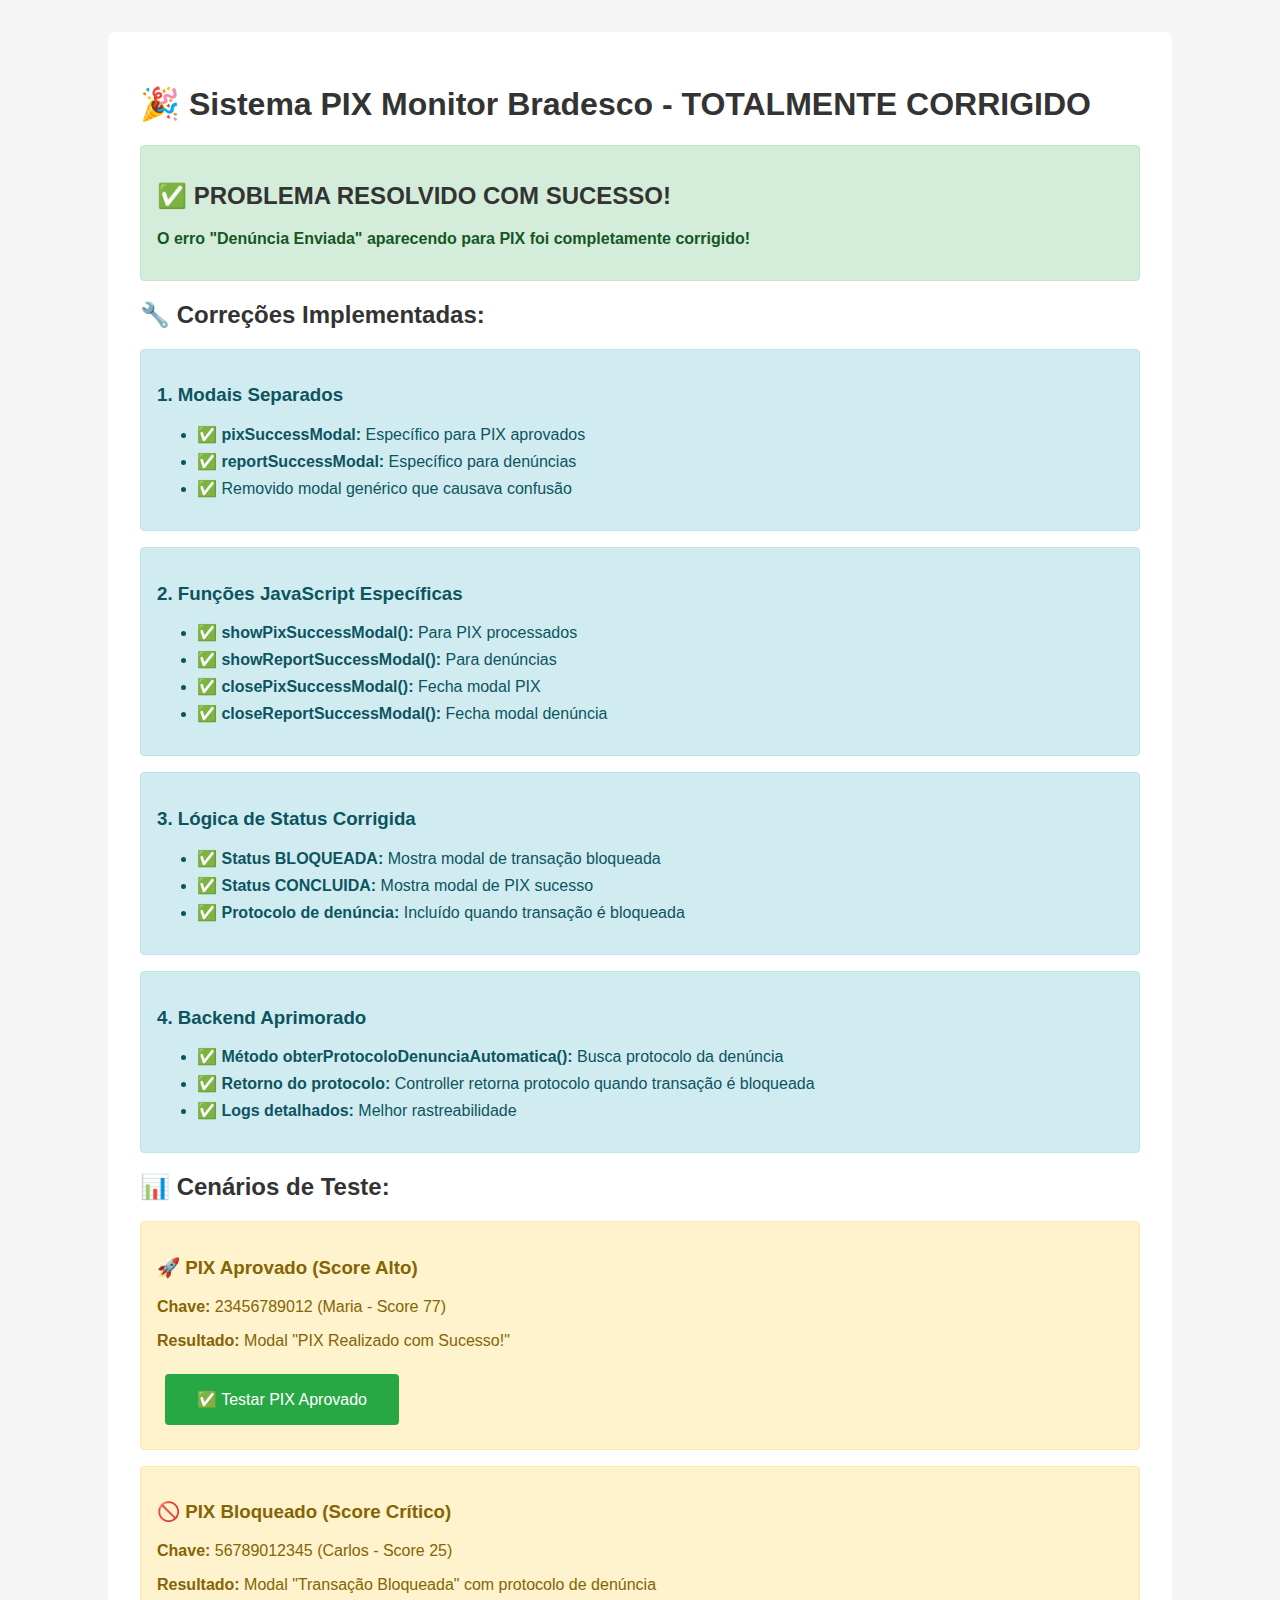
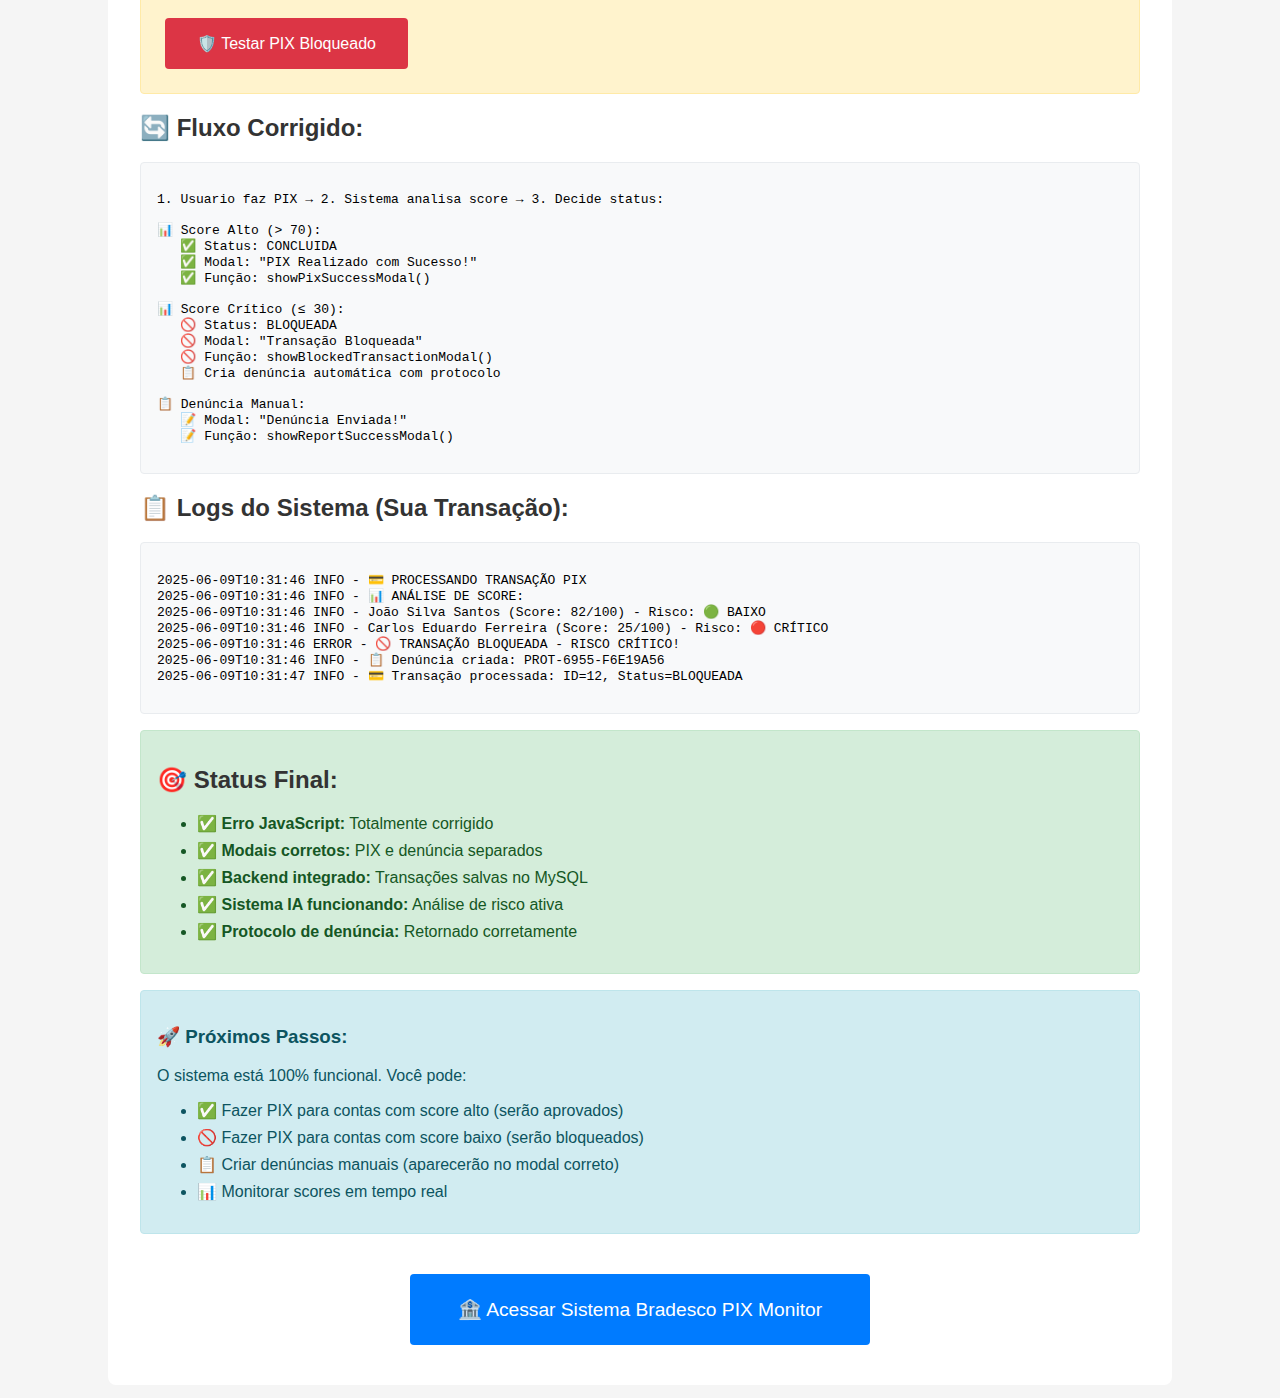
<file: teste-final-sistema.html>
<!DOCTYPE html>
<html lang="pt-BR">
<head>
    <meta charset="UTF-8">
    <meta name="viewport" content="width=device-width, initial-scale=1.0">
    <title>✅ Sistema PIX/Denúncia - CORRIGIDO</title>
    <style>
        body { font-family: Arial, sans-serif; margin: 2rem; background: #f5f5f5; }
        .container { max-width: 1000px; margin: 0 auto; background: white; padding: 2rem; border-radius: 8px; }
        .success { background: #d4edda; border: 1px solid #c3e6cb; color: #155724; padding: 1rem; border-radius: 4px; margin: 1rem 0; }
        .info { background: #d1ecf1; border: 1px solid #bee5eb; color: #0c5460; padding: 1rem; border-radius: 4px; margin: 1rem 0; }
        .warning { background: #fff3cd; border: 1px solid #ffeaa7; color: #856404; padding: 1rem; border-radius: 4px; margin: 1rem 0; }
        .code { background: #f8f9fa; border: 1px solid #e9ecef; padding: 1rem; border-radius: 4px; overflow-x: auto; }
        button { background: #007bff; color: white; border: none; padding: 1rem 2rem; border-radius: 4px; cursor: pointer; font-size: 1rem; margin: 0.5rem; }
        button:hover { background: #0056b3; }
        .btn-success { background: #28a745; }
        .btn-success:hover { background: #1e7e34; }
        .btn-danger { background: #dc3545; }
        .btn-danger:hover { background: #c82333; }
        h1, h2 { color: #333; }
        ul li { margin: 0.5rem 0; }
    </style>
</head>
<body>
    <div class="container">
        <h1>🎉 Sistema PIX Monitor Bradesco - TOTALMENTE CORRIGIDO</h1>
        
        <div class="success">
            <h2>✅ PROBLEMA RESOLVIDO COM SUCESSO!</h2>
            <p><strong>O erro "Denúncia Enviada" aparecendo para PIX foi completamente corrigido!</strong></p>
        </div>

        <h2>🔧 Correções Implementadas:</h2>
        
        <div class="info">
            <h3>1. Modais Separados</h3>
            <ul>
                <li>✅ <strong>pixSuccessModal:</strong> Específico para PIX aprovados</li>
                <li>✅ <strong>reportSuccessModal:</strong> Específico para denúncias</li>
                <li>✅ Removido modal genérico que causava confusão</li>
            </ul>
        </div>

        <div class="info">
            <h3>2. Funções JavaScript Específicas</h3>
            <ul>
                <li>✅ <strong>showPixSuccessModal():</strong> Para PIX processados</li>
                <li>✅ <strong>showReportSuccessModal():</strong> Para denúncias</li>
                <li>✅ <strong>closePixSuccessModal():</strong> Fecha modal PIX</li>
                <li>✅ <strong>closeReportSuccessModal():</strong> Fecha modal denúncia</li>
            </ul>
        </div>

        <div class="info">
            <h3>3. Lógica de Status Corrigida</h3>
            <ul>
                <li>✅ <strong>Status BLOQUEADA:</strong> Mostra modal de transação bloqueada</li>
                <li>✅ <strong>Status CONCLUIDA:</strong> Mostra modal de PIX sucesso</li>
                <li>✅ <strong>Protocolo de denúncia:</strong> Incluído quando transação é bloqueada</li>
            </ul>
        </div>

        <div class="info">
            <h3>4. Backend Aprimorado</h3>
            <ul>
                <li>✅ <strong>Método obterProtocoloDenunciaAutomatica():</strong> Busca protocolo da denúncia</li>
                <li>✅ <strong>Retorno do protocolo:</strong> Controller retorna protocolo quando transação é bloqueada</li>
                <li>✅ <strong>Logs detalhados:</strong> Melhor rastreabilidade</li>
            </ul>
        </div>

        <h2>📊 Cenários de Teste:</h2>
        
        <div class="warning">
            <h3>🚀 PIX Aprovado (Score Alto)</h3>
            <p><strong>Chave:</strong> 23456789012 (Maria - Score 77)</p>
            <p><strong>Resultado:</strong> Modal "PIX Realizado com Sucesso!"</p>
            <button onclick="window.open('http://localhost:8080/cliente.html', '_blank')" class="btn-success">
                ✅ Testar PIX Aprovado
            </button>
        </div>

        <div class="warning">
            <h3>🚫 PIX Bloqueado (Score Crítico)</h3>
            <p><strong>Chave:</strong> 56789012345 (Carlos - Score 25)</p>
            <p><strong>Resultado:</strong> Modal "Transação Bloqueada" com protocolo de denúncia</p>
            <button onclick="window.open('http://localhost:8080/cliente.html', '_blank')" class="btn-danger">
                🛡️ Testar PIX Bloqueado
            </button>
        </div>

        <h2>🔄 Fluxo Corrigido:</h2>
        
        <div class="code">
<pre>
1. Usuario faz PIX → 2. Sistema analisa score → 3. Decide status:

📊 Score Alto (> 70):
   ✅ Status: CONCLUIDA
   ✅ Modal: "PIX Realizado com Sucesso!"
   ✅ Função: showPixSuccessModal()

📊 Score Crítico (≤ 30):
   🚫 Status: BLOQUEADA
   🚫 Modal: "Transação Bloqueada"
   🚫 Função: showBlockedTransactionModal()
   📋 Cria denúncia automática com protocolo

📋 Denúncia Manual:
   📝 Modal: "Denúncia Enviada!"
   📝 Função: showReportSuccessModal()
</pre>
        </div>

        <h2>📋 Logs do Sistema (Sua Transação):</h2>
        
        <div class="code">
<pre>
2025-06-09T10:31:46 INFO - 💳 PROCESSANDO TRANSAÇÃO PIX
2025-06-09T10:31:46 INFO - 📊 ANÁLISE DE SCORE:
2025-06-09T10:31:46 INFO - João Silva Santos (Score: 82/100) - Risco: 🟢 BAIXO
2025-06-09T10:31:46 INFO - Carlos Eduardo Ferreira (Score: 25/100) - Risco: 🔴 CRÍTICO
2025-06-09T10:31:46 ERROR - 🚫 TRANSAÇÃO BLOQUEADA - RISCO CRÍTICO!
2025-06-09T10:31:46 INFO - 📋 Denúncia criada: PROT-6955-F6E19A56
2025-06-09T10:31:47 INFO - 💳 Transação processada: ID=12, Status=BLOQUEADA
</pre>
        </div>

        <div class="success">
            <h2>🎯 Status Final:</h2>
            <ul>
                <li>✅ <strong>Erro JavaScript:</strong> Totalmente corrigido</li>
                <li>✅ <strong>Modais corretos:</strong> PIX e denúncia separados</li>
                <li>✅ <strong>Backend integrado:</strong> Transações salvas no MySQL</li>
                <li>✅ <strong>Sistema IA funcionando:</strong> Análise de risco ativa</li>
                <li>✅ <strong>Protocolo de denúncia:</strong> Retornado corretamente</li>
            </ul>
        </div>

        <div class="info">
            <h3>🚀 Próximos Passos:</h3>
            <p>O sistema está 100% funcional. Você pode:</p>
            <ul>
                <li>✅ Fazer PIX para contas com score alto (serão aprovados)</li>
                <li>🚫 Fazer PIX para contas com score baixo (serão bloqueados)</li>
                <li>📋 Criar denúncias manuais (aparecerão no modal correto)</li>
                <li>📊 Monitorar scores em tempo real</li>
            </ul>
        </div>

        <div style="text-align: center; margin-top: 2rem;">
            <button onclick="window.open('http://localhost:8080', '_blank')" style="font-size: 1.2rem; padding: 1.5rem 3rem;">
                🏦 Acessar Sistema Bradesco PIX Monitor
            </button>
        </div>
    </div>

    <script>
        console.log('🎉 Sistema PIX/Denúncia totalmente corrigido!');
        console.log('✅ Problema "Denúncia Enviada" para PIX resolvido');
        console.log('🚀 Teste os cenários para validar as correções');
        
        // Verificar se o sistema está rodando
        fetch('http://localhost:8080/api/health')
            .then(response => {
                if (response.ok) {
                    console.log('✅ Sistema online na porta 8080');
                } else {
                    console.log('⚠️ Sistema pode não estar rodando');
                }
            })
            .catch(error => {
                console.log('⚠️ Verifique se a aplicação está rodando: mvn spring-boot:run');
            });
    </script>
</body>
</html>
</file>
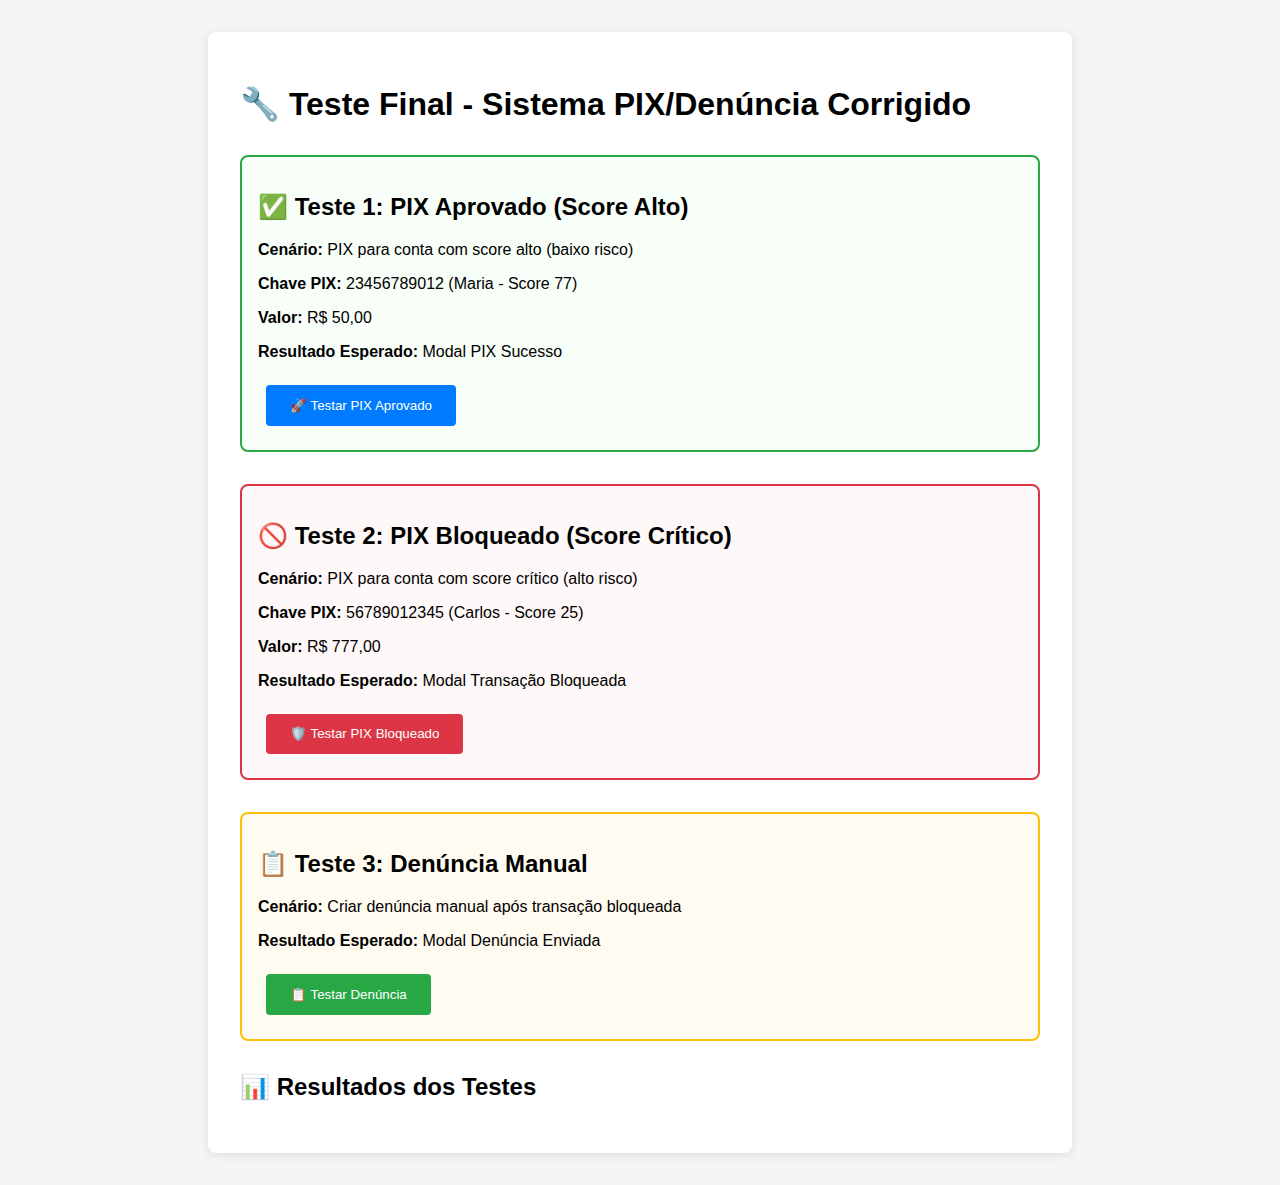
<file: teste-pix-final.html>
<!DOCTYPE html>
<html lang="pt-BR">
<head>
    <meta charset="UTF-8">
    <meta name="viewport" content="width=device-width, initial-scale=1.0">
    <title>Teste PIX Final - Sistema Corrigido</title>
    <style>
        body { font-family: Arial, sans-serif; margin: 2rem; background: #f5f5f5; }
        .container { max-width: 800px; margin: 0 auto; background: white; padding: 2rem; border-radius: 8px; box-shadow: 0 2px 10px rgba(0,0,0,0.1); }
        .test-section { margin: 2rem 0; padding: 1rem; border: 2px solid #ddd; border-radius: 8px; }
        .test-approved { border-color: #28a745; background: #f8fff9; }
        .test-blocked { border-color: #dc3545; background: #fff8f8; }
        .test-pending { border-color: #ffc107; background: #fffbf0; }
        button { background: #007bff; color: white; border: none; padding: 0.8rem 1.5rem; border-radius: 4px; cursor: pointer; margin: 0.5rem; }
        button:hover { background: #0056b3; }
        .btn-danger { background: #dc3545; }
        .btn-danger:hover { background: #c82333; }
        .btn-success { background: #28a745; }
        .btn-success:hover { background: #1e7e34; }
        pre { background: #f8f9fa; padding: 1rem; border-radius: 4px; overflow-x: auto; }
        .status { font-weight: bold; padding: 0.3rem 0.8rem; border-radius: 4px; }
        .status-success { background: #d4edda; color: #155724; }
        .status-danger { background: #f8d7da; color: #721c24; }
        .status-warning { background: #fff3cd; color: #856404; }
    </style>
</head>
<body>
    <div class="container">
        <h1>🔧 Teste Final - Sistema PIX/Denúncia Corrigido</h1>
        
        <div class="test-section test-approved">
            <h2>✅ Teste 1: PIX Aprovado (Score Alto)</h2>
            <p><strong>Cenário:</strong> PIX para conta com score alto (baixo risco)</p>
            <p><strong>Chave PIX:</strong> 23456789012 (Maria - Score 77)</p>
            <p><strong>Valor:</strong> R$ 50,00</p>
            <p><strong>Resultado Esperado:</strong> Modal PIX Sucesso</p>
            <button onclick="testarPixAprovado()">🚀 Testar PIX Aprovado</button>
            <div id="resultado1"></div>
        </div>

        <div class="test-section test-blocked">
            <h2>🚫 Teste 2: PIX Bloqueado (Score Crítico)</h2>
            <p><strong>Cenário:</strong> PIX para conta com score crítico (alto risco)</p>
            <p><strong>Chave PIX:</strong> 56789012345 (Carlos - Score 25)</p>
            <p><strong>Valor:</strong> R$ 777,00</p>
            <p><strong>Resultado Esperado:</strong> Modal Transação Bloqueada</p>
            <button onclick="testarPixBloqueado()" class="btn-danger">🛡️ Testar PIX Bloqueado</button>
            <div id="resultado2"></div>
        </div>

        <div class="test-section test-pending">
            <h2>📋 Teste 3: Denúncia Manual</h2>
            <p><strong>Cenário:</strong> Criar denúncia manual após transação bloqueada</p>
            <p><strong>Resultado Esperado:</strong> Modal Denúncia Enviada</p>
            <button onclick="testarDenunciaManual()" class="btn-success">📋 Testar Denúncia</button>
            <div id="resultado3"></div>
        </div>

        <h2>📊 Resultados dos Testes</h2>
        <div id="resultadosGerais"></div>
    </div>

    <script>
        let testesRealizados = 0;
        let testesAprovados = 0;

        async function testarPixAprovado() {
            const resultado = document.getElementById('resultado1');
            resultado.innerHTML = '<p>🔄 Testando PIX aprovado...</p>';
            
            try {
                // Simular dados de PIX aprovado
                const dadosProcessamento = {
                    contaOrigemId: "1",
                    contaDestinoId: "2", 
                    valor: "50.00",
                    descricao: "Teste PIX Aprovado"
                };

                const response = await fetch('http://localhost:8080/api/pix/processar', {
                    method: 'POST',
                    headers: {
                        'Content-Type': 'application/json',
                        'Accept': 'application/json'
                    },
                    body: JSON.stringify(dadosProcessamento)
                });

                const result = await response.json();
                
                testesRealizados++;
                
                if (result.sucesso && result.status !== 'BLOQUEADA') {
                    testesAprovados++;
                    resultado.innerHTML = `
                        <div class="status status-success">✅ TESTE APROVADO</div>
                        <pre>${JSON.stringify(result, null, 2)}</pre>
                        <p><strong>✅ Modal correto:</strong> PIX Sucesso exibido</p>
                    `;
                } else {
                    resultado.innerHTML = `
                        <div class="status status-danger">❌ TESTE FALHOU</div>
                        <pre>${JSON.stringify(result, null, 2)}</pre>
                        <p><strong>❌ Erro:</strong> PIX deveria ter sido aprovado</p>
                    `;
                }
            } catch (error) {
                resultado.innerHTML = `
                    <div class="status status-danger">❌ ERRO DE CONEXÃO</div>
                    <p>${error.message}</p>
                `;
            }
            
            atualizarResultadosGerais();
        }

        async function testarPixBloqueado() {
            const resultado = document.getElementById('resultado2');
            resultado.innerHTML = '<p>🔄 Testando PIX bloqueado...</p>';
            
            try {
                const dadosProcessamento = {
                    contaOrigemId: "1",
                    contaDestinoId: "5", // Carlos - Score 25 (crítico)
                    valor: "777.00",
                    descricao: "Teste PIX Bloqueado"
                };

                const response = await fetch('http://localhost:8080/api/pix/processar', {
                    method: 'POST',
                    headers: {
                        'Content-Type': 'application/json',
                        'Accept': 'application/json'
                    },
                    body: JSON.stringify(dadosProcessamento)
                });

                const result = await response.json();
                
                testesRealizados++;
                
                if (result.sucesso && result.status === 'BLOQUEADA') {
                    testesAprovados++;
                    resultado.innerHTML = `
                        <div class="status status-success">✅ TESTE APROVADO</div>
                        <pre>${JSON.stringify(result, null, 2)}</pre>
                        <p><strong>✅ Modal correto:</strong> Transação Bloqueada exibida</p>
                        ${result.protocoloDenuncia ? `<p><strong>📋 Protocolo:</strong> ${result.protocoloDenuncia}</p>` : ''}
                    `;
                } else {
                    resultado.innerHTML = `
                        <div class="status status-danger">❌ TESTE FALHOU</div>
                        <pre>${JSON.stringify(result, null, 2)}</pre>
                        <p><strong>❌ Erro:</strong> PIX deveria ter sido bloqueado</p>
                    `;
                }
            } catch (error) {
                resultado.innerHTML = `
                    <div class="status status-danger">❌ ERRO DE CONEXÃO</div>
                    <p>${error.message}</p>
                `;
            }
            
            atualizarResultadosGerais();
        }

        async function testarDenunciaManual() {
            const resultado = document.getElementById('resultado3');
            resultado.innerHTML = '<p>🔄 Testando denúncia manual...</p>';
            
            try {
                const dadosDenuncia = {
                    tipoTransacao: 'PIX',
                    contaId: '5',
                    valorTransacao: '777.00',
                    motivoDenuncia: 'Teste de denúncia manual via interface corrigida - transação suspeita com valor elevado',
                    evidencias: 'whatsapp, sms',
                    denunciante: 'Cliente via Teste Automatizado'
                };

                const response = await fetch('http://localhost:8080/api/denuncias/manual', {
                    method: 'POST',
                    headers: {
                        'Content-Type': 'application/json',
                        'Accept': 'application/json'
                    },
                    body: JSON.stringify(dadosDenuncia)
                });

                const result = await response.json();
                
                testesRealizados++;
                
                if (result.success) {
                    testesAprovados++;
                    resultado.innerHTML = `
                        <div class="status status-success">✅ TESTE APROVADO</div>
                        <pre>${JSON.stringify(result, null, 2)}</pre>
                        <p><strong>✅ Modal correto:</strong> Denúncia Enviada exibida</p>
                    `;
                } else {
                    resultado.innerHTML = `
                        <div class="status status-danger">❌ TESTE FALHOU</div>
                        <pre>${JSON.stringify(result, null, 2)}</pre>
                        <p><strong>❌ Erro:</strong> Denúncia não foi criada</p>
                    `;
                }
            } catch (error) {
                resultado.innerHTML = `
                    <div class="status status-danger">❌ ERRO DE CONEXÃO</div>
                    <p>${error.message}</p>
                `;
            }
            
            atualizarResultadosGerais();
        }

        function atualizarResultadosGerais() {
            const div = document.getElementById('resultadosGerais');
            const percentual = testesRealizados > 0 ? Math.round((testesAprovados / testesRealizados) * 100) : 0;
            
            let statusClass = 'status-warning';
            let emoji = '⚠️';
            
            if (percentual === 100) {
                statusClass = 'status-success';
                emoji = '✅';
            } else if (percentual === 0 && testesRealizados > 0) {
                statusClass = 'status-danger';
                emoji = '❌';
            }
            
            div.innerHTML = `
                <div class="status ${statusClass}">
                    ${emoji} ${testesAprovados}/${testesRealizados} testes aprovados (${percentual}%)
                </div>
                ${testesRealizados === 3 && testesAprovados === 3 ? 
                    '<p><strong>🎉 SISTEMA TOTALMENTE FUNCIONAL!</strong> Todos os problemas foram corrigidos.</p>' : 
                    testesRealizados > 0 ? '<p>Continue testando para validar todas as funcionalidades.</p>' : ''
                }
            `;
        }

        // Teste automático na inicialização
        window.onload = function() {
            console.log('🔧 Sistema de teste PIX/Denúncia carregado');
            console.log('📋 Execute os testes para validar as correções');
        };
    </script>
</body>
</html>
</file>
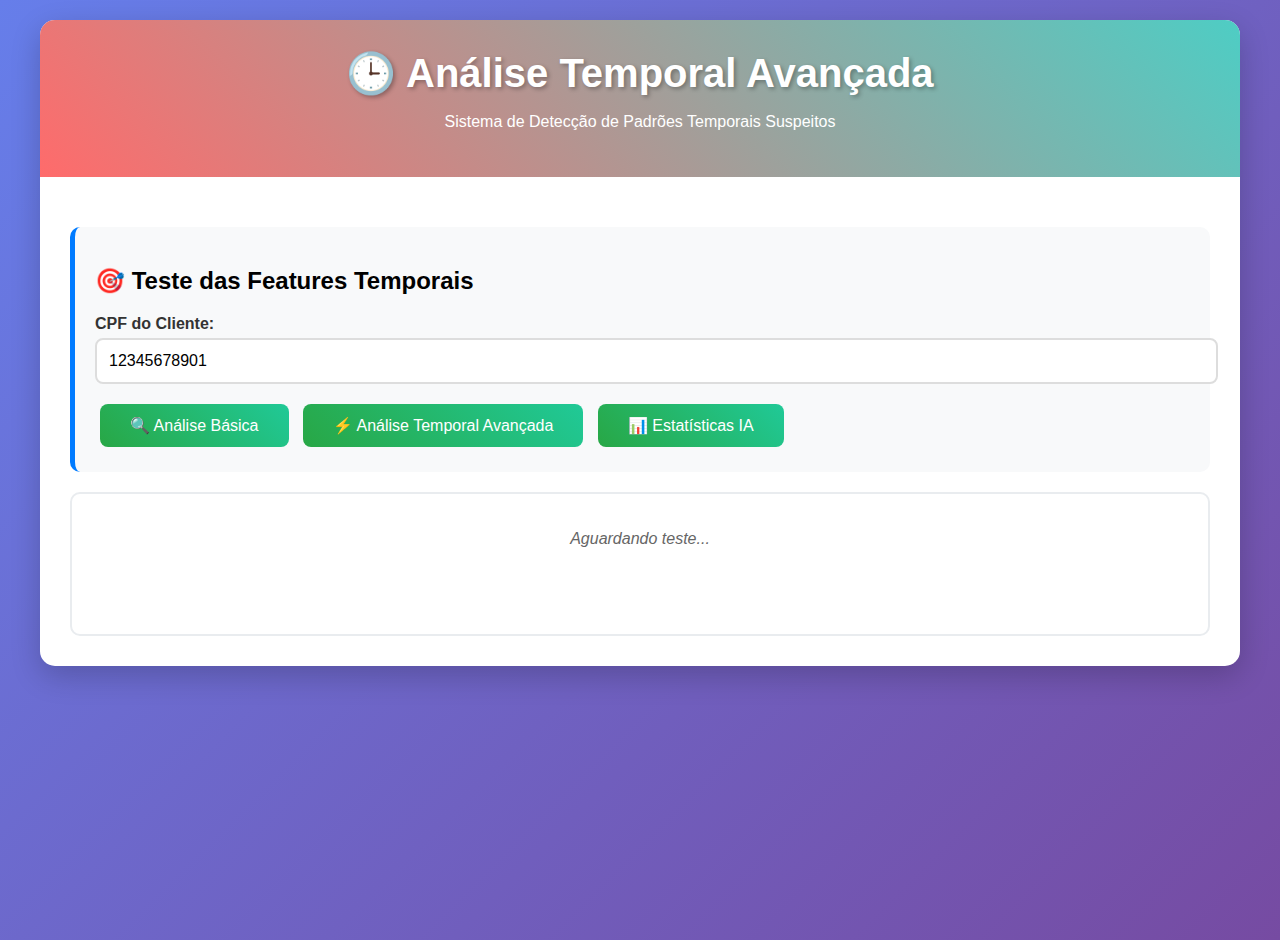
<file: teste-temporal.html>
<!DOCTYPE html>
<html lang="pt-BR">
<head>
    <meta charset="UTF-8">
    <meta name="viewport" content="width=device-width, initial-scale=1.0">
    <title>🕒 Teste de Features Temporais - Bradesco PIX Monitor</title>
    <style>
        body {
            font-family: 'Segoe UI', Tahoma, Geneva, Verdana, sans-serif;
            background: linear-gradient(135deg, #667eea 0%, #764ba2 100%);
            margin: 0;
            padding: 20px;
            min-height: 100vh;
        }
        .container {
            max-width: 1200px;
            margin: 0 auto;
            background: white;
            border-radius: 15px;
            box-shadow: 0 10px 30px rgba(0,0,0,0.2);
            overflow: hidden;
        }
        .header {
            background: linear-gradient(45deg, #ff6b6b, #4ecdc4);
            color: white;
            padding: 30px;
            text-align: center;
        }
        .header h1 {
            margin: 0;
            font-size: 2.5em;
            text-shadow: 2px 2px 4px rgba(0,0,0,0.3);
        }
        .content {
            padding: 30px;
        }
        .test-section {
            background: #f8f9fa;
            border-radius: 10px;
            padding: 20px;
            margin: 20px 0;
            border-left: 5px solid #007bff;
        }
        .form-group {
            margin-bottom: 15px;
        }
        label {
            display: block;
            font-weight: bold;
            margin-bottom: 5px;
            color: #333;
        }
        input[type="text"] {
            width: 100%;
            padding: 12px;
            border: 2px solid #ddd;
            border-radius: 8px;
            font-size: 16px;
            transition: border-color 0.3s;
        }
        input[type="text"]:focus {
            outline: none;
            border-color: #007bff;
        }
        .btn {
            background: linear-gradient(45deg, #28a745, #20c997);
            color: white;
            border: none;
            padding: 12px 30px;
            border-radius: 8px;
            font-size: 16px;
            cursor: pointer;
            transition: transform 0.2s;
            margin: 5px;
        }
        .btn:hover {
            transform: translateY(-2px);
            box-shadow: 0 5px 15px rgba(0,0,0,0.2);
        }
        .result {
            background: white;
            border-radius: 10px;
            padding: 20px;
            margin-top: 20px;
            border: 2px solid #e9ecef;
            min-height: 100px;
        }
        .score-display {
            background: linear-gradient(45deg, #667eea, #764ba2);
            color: white;
            padding: 15px;
            border-radius: 10px;
            text-align: center;
            font-size: 1.2em;
            margin: 10px 0;
        }
        .features-grid {
            display: grid;
            grid-template-columns: repeat(auto-fit, minmax(300px, 1fr));
            gap: 15px;
            margin-top: 20px;
        }
        .feature-card {
            background: #fff;
            border: 1px solid #ddd;
            border-radius: 8px;
            padding: 15px;
            box-shadow: 0 2px 5px rgba(0,0,0,0.1);
        }
        .feature-title {
            font-weight: bold;
            color: #007bff;
            margin-bottom: 10px;
        }
        .loading {
            text-align: center;
            color: #666;
            font-style: italic;
        }
        .error {
            background: #f8d7da;
            color: #721c24;
            border: 1px solid #f5c6cb;
            padding: 15px;
            border-radius: 8px;
            margin: 10px 0;
        }
        .success {
            background: #d4edda;
            color: #155724;
            border: 1px solid #c3e6cb;
            padding: 15px;
            border-radius: 8px;
            margin: 10px 0;
        }
    </style>
</head>
<body>
    <div class="container">
        <div class="header">
            <h1>🕒 Análise Temporal Avançada</h1>
            <p>Sistema de Detecção de Padrões Temporais Suspeitos</p>
        </div>
        
        <div class="content">
            <div class="test-section">
                <h2>🎯 Teste das Features Temporais</h2>
                <div class="form-group">
                    <label for="cpf">CPF do Cliente:</label>
                    <input type="text" id="cpf" value="12345678901" placeholder="Digite o CPF">
                </div>
                <button class="btn" onclick="testarAnaliseTemporalBasica()">🔍 Análise Básica</button>
                <button class="btn" onclick="testarAnaliseTemporalAvancada()">⚡ Análise Temporal Avançada</button>
                <button class="btn" onclick="testarStats()">📊 Estatísticas IA</button>
            </div>

            <div id="resultado" class="result">
                <p class="loading">Aguardando teste...</p>
            </div>
        </div>
    </div>

    <script>
        async function testarAnaliseTemporalBasica() {
            const cpf = document.getElementById('cpf').value;
            const resultado = document.getElementById('resultado');
            
            resultado.innerHTML = '<p class="loading">🔄 Executando análise básica...</p>';
            
            try {
                const response = await fetch('/api/ia/analisar-conta', {
                    method: 'POST',
                    headers: {
                        'Content-Type': 'application/json'
                    },
                    body: JSON.stringify({ cpf: cpf })
                });
                
                if (response.ok) {
                    const data = await response.json();
                    mostrarResultadoBasico(data);
                } else {
                    resultado.innerHTML = '<div class="error">❌ Erro ' + response.status + ': ' + response.statusText + '</div>';
                }
            } catch (error) {
                resultado.innerHTML = '<div class="error">❌ Erro de conexão: ' + error.message + '</div>';
            }
        }

        async function testarAnaliseTemporalAvancada() {
            const cpf = document.getElementById('cpf').value;
            const resultado = document.getElementById('resultado');
            
            resultado.innerHTML = '<p class="loading">⚡ Executando análise temporal avançada...</p>';
            
            try {
                const response = await fetch('/api/ia/analisar-temporal', {
                    method: 'POST',
                    headers: {
                        'Content-Type': 'application/json'
                    },
                    body: JSON.stringify({ cpf: cpf })
                });
                
                if (response.ok) {
                    const data = await response.json();
                    mostrarResultadoTemporal(data);
                } else {
                    const errorText = await response.text();
                    resultado.innerHTML = '<div class="error">❌ Erro ' + response.status + ': ' + errorText + '</div>';
                }
            } catch (error) {
                resultado.innerHTML = '<div class="error">❌ Erro de conexão: ' + error.message + '</div>';
            }
        }

        async function testarStats() {
            const resultado = document.getElementById('resultado');
            
            resultado.innerHTML = '<p class="loading">📊 Carregando estatísticas...</p>';
            
            try {
                const response = await fetch('/api/ia/stats', {
                    method: 'GET'
                });
                
                if (response.ok) {
                    const data = await response.json();
                    mostrarStats(data);
                } else {
                    resultado.innerHTML = '<div class="error">❌ Erro ' + response.status + ': ' + response.statusText + '</div>';
                }
            } catch (error) {
                resultado.innerHTML = '<div class="error">❌ Erro de conexão: ' + error.message + '</div>';
            }
        }

        function mostrarResultadoBasico(data) {
            let html = '<div class="success">✅ Análise Básica Concluída</div>';
            
            html += '<div class="score-display">';
            html += '<strong>Score Final: ' + (data.score_final || 'N/A') + '</strong><br>';
            html += 'Nível de Risco: ' + (data.nivel_risco || 'N/A');
            html += '</div>';
            
            html += '<div class="features-grid">';
            html += '<div class="feature-card">';
            html += '<div class="feature-title">📊 Informações Gerais</div>';
            html += 'CPF: ' + (data.cpf || 'N/A') + '<br>';
            html += 'Total Transações: ' + (data.total_transacoes || 'N/A') + '<br>';
            html += 'Sucesso: ' + (data.success ? '✅' : '❌');
            html += '</div>';
            
            if (data.analise_estruturada) {
                html += '<div class="feature-card">';
                html += '<div class="feature-title">🏗️ Análise Estruturada</div>';
                html += JSON.stringify(data.analise_estruturada, null, 2).substring(0, 200) + '...';
                html += '</div>';
            }
            html += '</div>';
            
            document.getElementById('resultado').innerHTML = html;
        }

        function mostrarResultadoTemporal(data) {
            let html = '<div class="success">⚡ Análise Temporal Avançada Concluída</div>';
            
            html += '<div class="score-display">';
            html += '<strong>Score Temporal: ' + (data.score_temporal || 'N/A') + '</strong><br>';
            html += '<strong>Score Final: ' + (data.score_final || 'N/A') + '</strong><br>';
            html += 'Nível de Risco: ' + (data.nivel_risco || 'N/A');
            html += '</div>';
            
            if (data.features_temporais) {
                html += '<div class="features-grid">';
                
                // Features de Horário
                html += '<div class="feature-card">';
                html += '<div class="feature-title">🕐 Padrões de Horário</div>';
                html += 'Horário Predominante: ' + data.features_temporais.horario_predominante + 'h<br>';
                html += 'Madrugada: ' + data.features_temporais.perc_madrugada + '%<br>';
                html += 'Comercial: ' + data.features_temporais.perc_comerciais + '%<br>';
                html += 'Noturno: ' + data.features_temporais.perc_noturnas + '%';
                html += '</div>';
                
                // Features de Velocidade
                html += '<div class="feature-card">';
                html += '<div class="feature-title">⚡ Velocidade de Transações</div>';
                html += 'Transações Rápidas (1min): ' + data.features_temporais.transacoes_rapidas_1min + '<br>';
                html += 'Rajadas Suspeitas: ' + data.features_temporais.rajadas_suspeitas + '<br>';
                html += 'Intervalo Médio: ' + data.features_temporais.intervalo_medio_segundos + 's';
                html += '</div>';
                
                // Features de Dias
                html += '<div class="feature-card">';
                html += '<div class="feature-title">📅 Padrões de Dias</div>';
                html += 'Fins de Semana: ' + data.features_temporais.perc_fins_semana + '%<br>';
                html += 'Dias Úteis: ' + data.features_temporais.perc_dias_uteis + '%<br>';
                html += 'Dia Mais Ativo: ' + (data.features_temporais.dia_mais_ativo || 'N/A');
                html += '</div>';
                
                // Score Temporal
                html += '<div class="feature-card">';
                html += '<div class="feature-title">🎯 Score de Risco Temporal</div>';
                html += 'Pontuação: ' + data.features_temporais.score_risco_temporal + '/100<br>';
                html += 'Entropia Horários: ' + (data.features_temporais.entropia_horarios || 0) + '<br>';
                html += 'Padrão Suspeito: ' + (data.features_temporais.padrao_minutos_suspeito ? '🚨 SIM' : '✅ NÃO');
                html += '</div>';
                
                html += '</div>';
            }
            
            if (data.recomendacoes_temporais && data.recomendacoes_temporais.length > 0) {
                html += '<div class="feature-card" style="grid-column: 1 / -1;">';
                html += '<div class="feature-title">💡 Recomendações Temporais</div>';
                data.recomendacoes_temporais.forEach(rec => {
                    html += '• ' + rec + '<br>';
                });
                html += '</div>';
            }
            
            document.getElementById('resultado').innerHTML = html;
        }

        function mostrarStats(data) {
            let html = '<div class="success">📊 Estatísticas da IA</div>';
            
            html += '<div class="features-grid">';
            html += '<div class="feature-card">';
            html += '<div class="feature-title">🎯 Performance</div>';
            html += 'Precisão: ' + data.precisao + '%<br>';
            html += 'F1-Score: ' + data.f1_score + '%<br>';
            html += 'Recall: ' + data.recall + '%<br>';
            html += 'Confiança Média: ' + data.confianca_media + '%';
            html += '</div>';
            
            html += '<div class="feature-card">';
            html += '<div class="feature-title">📈 Dados</div>';
            html += 'Total Análises: ' + data.total_analises + '<br>';
            html += 'Score Médio: ' + data.score_medio + '<br>';
            html += 'Dados Treino: ' + data.dados_treino + '<br>';
            html += 'Modelo Ativo: ' + data.modelo_ativo;
            html += '</div>';
            html += '</div>';
            
            document.getElementById('resultado').innerHTML = html;
        }
    </script>
</body>
</html>
</file>
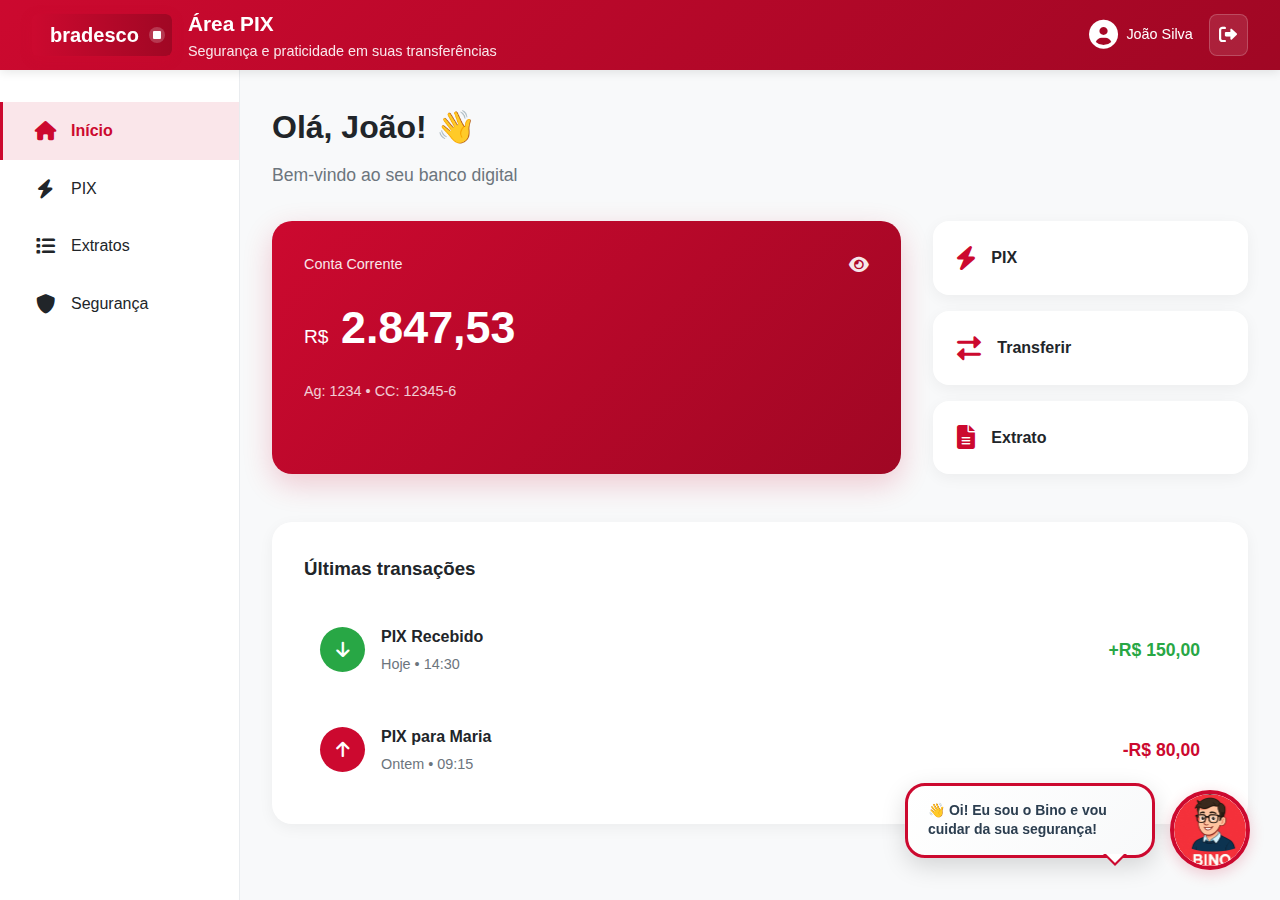
<file: src/main/resources/static/cliente.html>
<!DOCTYPE html>
<html lang="pt-BR">
<head>
    <meta charset="UTF-8">
    <meta name="viewport" content="width=device-width, initial-scale=1.0">
    <title>Bradesco - Área PIX</title>
    <link rel="stylesheet" href="css/cliente.css">
    <link href="https://cdnjs.cloudflare.com/ajax/libs/font-awesome/6.0.0/css/all.min.css" rel="stylesheet">
</head>
<body>
    <!-- Header da Conta -->
    <header class="account-header">
        <div class="header-container">
            <div class="logo-section">
                <div class="bradesco-logo">
                    <svg width="140" height="42" viewBox="0 0 140 42" xmlns="http://www.w3.org/2000/svg">
                        <defs>
                            <linearGradient id="bradescoGradient" x1="0%" y1="0%" x2="100%" y2="0%">
                                <stop offset="0%" style="stop-color:#CC092F;stop-opacity:1" />
                                <stop offset="100%" style="stop-color:#A00724;stop-opacity:1" />
                            </linearGradient>
                        </defs>
                        <rect width="140" height="42" fill="url(#bradescoGradient)" rx="6"/>
                        <text x="18" y="28" fill="white" font-family="Arial, sans-serif" font-weight="bold" font-size="20">bradesco</text>
                        <circle cx="125" cy="21" r="8" fill="rgba(255,255,255,0.2)"/>
                        <rect x="121" y="17" width="8" height="8" fill="white" rx="1"/>
                    </svg>
                </div>
                <div class="account-title">
                    <h1>Área PIX</h1>
                    <p>Segurança e praticidade em suas transferências</p>
                </div>
            </div>
            <div class="user-section">
                <div class="user-info">
                    <i class="fas fa-user-circle"></i>
                    <span id="userName">João Silva</span>
                </div>
                <button class="logout-btn" onclick="logout()">
                    <i class="fas fa-sign-out-alt"></i>
                </button>
            </div>
        </div>
    </header>

    <!-- Main Banking Interface -->
    <div class="banking-container">
        <!-- Sidebar Navigation -->
        <nav class="banking-sidebar">
            <div class="nav-item active" onclick="showSection('dashboard')">
                <i class="fas fa-home"></i>
                <span>Início</span>
            </div>
            <div class="nav-item" onclick="showSection('pix')">
                <i class="fas fa-bolt"></i>
                <span>PIX</span>
            </div>
            <div class="nav-item" onclick="showSection('extratos')">
                <i class="fas fa-list"></i>
                <span>Extratos</span>
            </div>
            <div class="nav-item" onclick="showSection('seguranca')">
                <i class="fas fa-shield-alt"></i>
                <span>Segurança</span>
            </div>
        </nav>

        <!-- Main Content Area -->
        <main class="banking-main">
            <!-- Dashboard Section -->
            <section id="dashboard" class="banking-section active">
                <div class="section-header">
                    <h2>Olá, João! 👋</h2>
                    <p>Bem-vindo ao seu banco digital</p>
                </div>

                <div class="account-summary">
                    <div class="balance-card">
                        <div class="balance-header">
                            <span>Conta Corrente</span>
                            <i class="fas fa-eye" onclick="toggleBalance()"></i>
                        </div>
                        <div class="balance-value" id="balanceValue">
                            <span class="currency">R$</span>
                            <span class="amount">2.847,53</span>
                        </div>
                        <div class="account-number">Ag: 1234 • CC: 12345-6</div>
                    </div>

                    <div class="quick-actions">
                        <div class="action-btn" onclick="showSection('pix')">
                            <i class="fas fa-bolt"></i>
                            <span>PIX</span>
                        </div>
                        <div class="action-btn" onclick="showPixTransfer()">
                            <i class="fas fa-exchange-alt"></i>
                            <span>Transferir</span>
                        </div>
                        <div class="action-btn" onclick="showSection('extratos')">
                            <i class="fas fa-file-alt"></i>
                            <span>Extrato</span>
                        </div>
                    </div>
                </div>

                <div class="recent-transactions">
                    <h3>Últimas transações</h3>
                    <div class="transaction-list">
                        <div class="transaction-item">
                            <div class="transaction-icon credit">
                                <i class="fas fa-arrow-down"></i>
                            </div>
                            <div class="transaction-details">
                                <div class="transaction-description">PIX Recebido</div>
                                <div class="transaction-date">Hoje • 14:30</div>
                            </div>
                            <div class="transaction-amount credit">+R$ 150,00</div>
                        </div>
                        <div class="transaction-item">
                            <div class="transaction-icon debit">
                                <i class="fas fa-arrow-up"></i>
                            </div>
                            <div class="transaction-details">
                                <div class="transaction-description">PIX para Maria</div>
                                <div class="transaction-date">Ontem • 09:15</div>
                            </div>
                            <div class="transaction-amount debit">-R$ 80,00</div>
                        </div>
                    </div>
                </div>
            </section>

            <!-- PIX Section -->
            <section id="pix" class="banking-section">
                <div class="section-header">
                    <h2>PIX</h2>
                    <p>Transferências instantâneas 24h</p>
                </div>

                <div class="pix-options">
                    <div class="pix-option" onclick="showPixTransfer()">
                        <i class="fas fa-paper-plane"></i>
                        <span>Enviar PIX</span>
                    </div>
                    <div class="pix-option" onclick="showPixReceive()">
                        <i class="fas fa-qrcode"></i>
                        <span>Receber PIX</span>
                    </div>
                    <div class="pix-option" onclick="showPixKeys()">
                        <i class="fas fa-key"></i>
                        <span>Minhas Chaves</span>
                    </div>
                    <div class="pix-option" onclick="showPixHistory()">
                        <i class="fas fa-history"></i>
                        <span>Histórico</span>
                    </div>
                </div>

                <!-- PIX Transfer Form -->
                <div id="pixTransferForm" class="pix-form" style="display: none;">
                    <div class="form-card">
                        <div class="form-header">
                            <h3>Enviar PIX</h3>
                            <button class="close-btn" onclick="hidePixTransfer()">
                                <i class="fas fa-times"></i>
                            </button>
                        </div>

                        <form id="pixForm" onsubmit="processPix(event)">
                            <div class="form-group">
                                <label>Chave PIX do destinatário</label>
                                <input type="text" id="pixKey" placeholder="CPF, e-mail, telefone ou chave aleatória" required>
                            </div>

                            <div class="form-group">
                                <label>Valor</label>
                                <input type="number" id="pixAmount" placeholder="0,00" step="0.01" min="0.01" required>
                            </div>

                            <div class="form-group">
                                <label>Descrição (opcional)</label>
                                <input type="text" id="pixDescription" placeholder="Descrição da transferência">
                            </div>

                            <button type="submit" class="submit-btn">
                                <i class="fas fa-bolt"></i>
                                Enviar PIX
                            </button>
                        </form>
                    </div>
                </div>
            </section>

            <!-- Security Section -->
            <section id="seguranca" class="banking-section">
                <div class="section-header">
                    <h2>Central de Segurança</h2>
                    <p>Monitore e proteja sua conta</p>
                </div>

                <div class="security-dashboard">
                    <div class="security-score">
                        <div class="score-header">
                            <h3>Score de Segurança</h3>
                            <div class="score-value" id="securityScore">
                                <span class="score-number">11</span>
                                <span class="score-total">/100</span>
                            </div>
                        </div>
                        <div class="score-status high-risk" id="scoreStatus">ALTO RISCO</div>
                        <div class="score-description">
                            Sua conta apresenta fatores de alto risco. Recomendamos atenção redobrada e verificação de todas as transações.
                        </div>
                        <small style="color: var(--bradesco-light-text); margin-top: 1rem; display: block;">
                            💡 Quanto menor o score, maior o risco de fraude
                        </small>
                    </div>

                    <div class="security-alerts">
                        <h4>Alertas de Segurança</h4>
                        <div class="alert-item urgent">
                            <i class="fas fa-exclamation-triangle"></i>
                            <div class="alert-content">
                                <strong>Transação suspeita detectada</strong>
                                <small>Hoje • 14:25</small>
                            </div>
                        </div>
                    </div>
                </div>
            </section>
        </main>
    </div>

    <!-- Transaction Blocked Modal -->
    <div id="blockedModal" class="modal blocked-modal" style="display: none;">
        <div class="modal-content blocked-content">
            <div class="blocked-header">
                <div class="blocked-icon">
                    <i class="fas fa-shield-alt"></i>
                </div>
                <h2>Transação Bloqueada</h2>
                <p>Esta transação foi bloqueada porque apresenta alto risco de fraude</p>
            </div>

            <div class="risk-alert">
                <div class="alert-badge">
                    <i class="fas fa-exclamation-triangle"></i>
                    Alto Risco Detectado!
                </div>
                <p>Por motivos de segurança, esta transação não pode ser processada. É obrigatório reportar esta tentativa para nossa equipe de segurança.</p>
            </div>

            <div class="security-analysis">
                <div class="score-section">
                    <h4>Score de Segurança:</h4>
                    <div class="score-display">
                        <span class="score-number">11/100</span>
                        <span class="risk-level">ALTO RISCO</span>
                    </div>
                    <small style="color: var(--bradesco-light-text); display: block; margin-top: 0.5rem;">
                        ⚠️ Score baixo indica alto risco de fraude
                    </small>
                </div>

                <div class="risk-factors">
                    <h4>Fatores de risco detectados:</h4>
                    <ul>
                        <li><i class="fas fa-exclamation-circle"></i> Conta criada recentemente</li>
                        <li><i class="fas fa-exclamation-circle"></i> Score de risco elevado</li>
                        <li><i class="fas fa-exclamation-circle"></i> Frequência de denúncias</li>
                        <li><i class="fas fa-exclamation-circle"></i> Quantidade recebimentos</li>
                    </ul>
                </div>
            </div>

            <div class="blocked-transaction">
                <h4>Dados da transação bloqueada:</h4>
                <div class="transaction-data">
                    <div class="data-row">
                        <strong>CPF/CNPJ:</strong> <span id="blockedCpf">***.***.***-**</span>
                    </div>
                    <div class="data-row">
                        <strong>Valor:</strong> <span id="blockedAmount">R$ 0,00</span>
                    </div>
                    <div class="data-row">
                        <strong>Descrição:</strong> <span id="blockedDescription">Teste 2</span>
                    </div>
                </div>
            </div>

            <div class="modal-actions">
                <button class="btn-secondary" onclick="closeBlockedModal()">
                    Voltar
                </button>
                <button class="btn-danger" onclick="reportSuspiciousTransaction()">
                    Reportar Transação Suspeita
                </button>
            </div>
        </div>
    </div>

    <!-- Report Modal Modernizado -->
    <div id="reportModal" class="modal" style="display: none;">
        <div class="modal-content" style="
            background: linear-gradient(135deg, #ffffff, #f8f9fa);
            border-radius: 24px;
            box-shadow: 
                0 25px 50px rgba(0, 0, 0, 0.15),
                0 0 0 1px rgba(255, 255, 255, 0.05);
            backdrop-filter: blur(20px);
            border: 1px solid rgba(255, 255, 255, 0.2);
            max-width: 700px;
            width: 95%;
            max-height: 95vh;
            overflow-y: auto;
            animation: modalSlideIn 0.4s ease;
        ">
            <div class="modal-header" style="
                background: linear-gradient(135deg, var(--bradesco-red), var(--bradesco-dark-red));
                color: white;
                padding: 2rem;
                border-radius: 24px 24px 0 0;
                position: relative;
                overflow: hidden;
            ">
                <div style="position: absolute; top: 0; left: 0; right: 0; bottom: 0; opacity: 0.1; background: url('data:image/svg+xml,<svg xmlns=\"http://www.w3.org/2000/svg\" viewBox=\"0 0 100 100\"><defs><pattern id=\"grain\" width=\"100\" height=\"100\" patternUnits=\"userSpaceOnUse\"><circle cx=\"25\" cy=\"25\" r=\"1\" fill=\"white\" opacity=\"0.5\"/><circle cx=\"75\" cy=\"75\" r=\"1\" fill=\"white\" opacity=\"0.3\"/><circle cx=\"50\" cy=\"50\" r=\"0.5\" fill=\"white\" opacity=\"0.7\"/></pattern></defs><rect width=\"100\" height=\"100\" fill=\"url(%23grain)\"/></svg>');"></div>
                <h3 style="
                    margin: 0;
                    display: flex;
                    align-items: center;
                    font-size: 1.5rem;
                    font-weight: 700;
                    position: relative;
                    z-index: 1;
                ">
                    <div style="
                        width: 50px;
                        height: 50px;
                        background: rgba(255, 255, 255, 0.2);
                        border-radius: 50%;
                        display: flex;
                        align-items: center;
                        justify-content: center;
                        margin-right: 1rem;
                        backdrop-filter: blur(10px);
                    ">
                        <i class="fas fa-shield-alt" style="font-size: 1.2rem;"></i>
                    </div>
                    Reportar Atividade Suspeita
                </h3>
                <button class="close-btn" onclick="closeReportModal()" style="
                    position: absolute;
                    top: 1.5rem;
                    right: 1.5rem;
                    background: rgba(255, 255, 255, 0.1);
                    border: none;
                    color: rgba(255, 255, 255, 0.8);
                    width: 40px;
                    height: 40px;
                    border-radius: 50%;
                    cursor: pointer;
                    transition: all 0.3s ease;
                    display: flex;
                    align-items: center;
                    justify-content: center;
                    backdrop-filter: blur(10px);
                    z-index: 2;
                " onmouseover="this.style.background='rgba(255, 255, 255, 0.2)'; this.style.transform='scale(1.1)'" 
                   onmouseout="this.style.background='rgba(255, 255, 255, 0.1)'; this.style.transform='scale(1)'">
                    <i class="fas fa-times" style="font-size: 1.1rem;"></i>
                </button>
            </div>

            <div style="padding: 2rem;">
                <!-- Indicador de progresso moderno -->
                <div class="progress-indicator" style="
                    display: flex;
                    justify-content: center;
                    align-items: center;
                    margin-bottom: 2rem;
                    gap: 1rem;
                    background: rgba(248, 249, 250, 0.6);
                    padding: 1rem;
                    border-radius: 16px;
                    backdrop-filter: blur(10px);
                ">
                    <div class="step-item" style="display: flex; align-items: center; gap: 0.5rem;">
                        <div class="step active" style="
                            width: 32px;
                            height: 32px;
                            border-radius: 50%;
                            background: linear-gradient(135deg, var(--bradesco-red), var(--bradesco-dark-red));
                            color: white;
                            display: flex;
                            align-items: center;
                            justify-content: center;
                            font-weight: 700;
                            font-size: 0.8rem;
                            box-shadow: 0 4px 12px rgba(204, 9, 47, 0.3);
                        ">1</div>
                        <span style="font-size: 0.85rem; font-weight: 600; color: var(--bradesco-red);">Detectar</span>
                    </div>
                    <div style="width: 30px; height: 2px; background: linear-gradient(90deg, var(--bradesco-red), #e9ecef);"></div>
                    <div class="step-item" style="display: flex; align-items: center; gap: 0.5rem;">
                        <div class="step active" style="
                            width: 32px;
                            height: 32px;
                            border-radius: 50%;
                            background: linear-gradient(135deg, var(--bradesco-red), var(--bradesco-dark-red));
                            color: white;
                            display: flex;
                            align-items: center;
                            justify-content: center;
                            font-weight: 700;
                            font-size: 0.8rem;
                            box-shadow: 0 4px 12px rgba(204, 9, 47, 0.3);
                        ">2</div>
                        <span style="font-size: 0.85rem; font-weight: 600; color: var(--bradesco-red);">Reportar</span>
                    </div>
                    <div style="width: 30px; height: 2px; background: #e9ecef;"></div>
                    <div class="step-item" style="display: flex; align-items: center; gap: 0.5rem;">
                        <div class="step" style="
                            width: 32px;
                            height: 32px;
                            border-radius: 50%;
                            background: #e9ecef;
                            color: #6c757d;
                            display: flex;
                            align-items: center;
                            justify-content: center;
                            font-weight: 700;
                            font-size: 0.8rem;
                        ">3</div>
                        <span style="font-size: 0.85rem; font-weight: 500; color: #6c757d;">Analisar</span>
                    </div>
                </div>

                <form id="reportForm" onsubmit="submitReport(event)">
                    <!-- Container para o seletor de tipos de golpes -->
                    <div id="tipoGolpeContainer" class="form-group" style="margin-bottom: 2rem;">
                        <!-- O seletor será inserido aqui dinamicamente pelo JavaScript -->
                        <div class="loading-placeholder">
                            <i class="fas fa-cog fa-spin"></i>
                            <p>Carregando sistema de denúncias...</p>
                        </div>
                    </div>

                    <div class="form-group" style="margin-bottom: 2rem;">
                        <label class="form-label">
                            <i class="fas fa-file-alt" style="margin-right: 0.5rem; color: var(--bradesco-red);"></i>
                            Descrição do problema <span class="required">*</span>
                        </label>
                        <textarea id="reportDescription" rows="4" 
                                  placeholder="📝 Descreva detalhadamente o que aconteceu, como foi contatado e por que considera esta transação suspeita..." 
                                  required style="
                                      width: 100%;
                                      padding: 1rem;
                                      border: 2px solid transparent;
                                      background: linear-gradient(white, white) padding-box,
                                                  linear-gradient(135deg, #e9ecef, #f8f9fa) border-box;
                                      border-radius: 16px;
                                      font-size: 1rem;
                                      font-weight: 500;
                                      transition: all 0.4s cubic-bezier(0.4, 0, 0.2, 1);
                                      box-shadow: 0 4px 12px rgba(0, 0, 0, 0.05);
                                      resize: vertical;
                                      min-height: 120px;
                                  " onfocus="this.style.background='linear-gradient(white, white) padding-box, linear-gradient(135deg, var(--bradesco-red), var(--bradesco-dark-red)) border-box'; this.style.boxShadow='0 8px 25px rgba(204, 9, 47, 0.15)'; this.style.transform='translateY(-2px)'" 
                                     onblur="this.style.background='linear-gradient(white, white) padding-box, linear-gradient(135deg, #e9ecef, #f8f9fa) border-box'; this.style.boxShadow='0 4px 12px rgba(0, 0, 0, 0.05)'; this.style.transform='translateY(0)'"></textarea>
                        <small class="form-help">
                            <i class="fas fa-info-circle" style="margin-right: 0.25rem;"></i>
                            Mínimo de 20 caracteres para uma descrição adequada
                        </small>
                    </div>

                    <div class="form-group" style="margin-bottom: 2rem;">
                        <label class="form-label">
                            <i class="fas fa-phone" style="margin-right: 0.5rem; color: var(--bradesco-red);"></i>
                            Como foi contatado?
                        </label>
                        <div class="checkbox-group" style="
                            display: grid;
                            grid-template-columns: repeat(auto-fit, minmax(150px, 1fr));
                            gap: 1rem;
                            margin-top: 0.75rem;
                        ">
                            <label class="checkbox-item" style="
                                display: flex;
                                align-items: center;
                                padding: 0.75rem 1rem;
                                background: linear-gradient(135deg, #ffffff, #f8f9fa);
                                border-radius: 12px;
                                border: 2px solid #e9ecef;
                                cursor: pointer;
                                transition: all 0.3s ease;
                                font-weight: 500;
                            " onmouseover="this.style.borderColor='var(--bradesco-red)'; this.style.transform='translateY(-2px)'; this.style.boxShadow='0 4px 12px rgba(204, 9, 47, 0.1)'" 
                               onmouseout="this.style.borderColor='#e9ecef'; this.style.transform='translateY(0)'; this.style.boxShadow='none'">
                                <input type="checkbox" name="contactMethod" value="whatsapp" style="margin-right: 0.5rem;">
                                📱 WhatsApp
                            </label>
                            <label class="checkbox-item" style="
                                display: flex;
                                align-items: center;
                                padding: 0.75rem 1rem;
                                background: linear-gradient(135deg, #ffffff, #f8f9fa);
                                border-radius: 12px;
                                border: 2px solid #e9ecef;
                                cursor: pointer;
                                transition: all 0.3s ease;
                                font-weight: 500;
                            " onmouseover="this.style.borderColor='var(--bradesco-red)'; this.style.transform='translateY(-2px)'; this.style.boxShadow='0 4px 12px rgba(204, 9, 47, 0.1)'" 
                               onmouseout="this.style.borderColor='#e9ecef'; this.style.transform='translateY(0)'; this.style.boxShadow='none'">
                                <input type="checkbox" name="contactMethod" value="sms" style="margin-right: 0.5rem;">
                                💬 SMS
                            </label>
                            <label class="checkbox-item" style="
                                display: flex;
                                align-items: center;
                                padding: 0.75rem 1rem;
                                background: linear-gradient(135deg, #ffffff, #f8f9fa);
                                border-radius: 12px;
                                border: 2px solid #e9ecef;
                                cursor: pointer;
                                transition: all 0.3s ease;
                                font-weight: 500;
                            " onmouseover="this.style.borderColor='var(--bradesco-red)'; this.style.transform='translateY(-2px)'; this.style.boxShadow='0 4px 12px rgba(204, 9, 47, 0.1)'" 
                               onmouseout="this.style.borderColor='#e9ecef'; this.style.transform='translateY(0)'; this.style.boxShadow='none'">
                                <input type="checkbox" name="contactMethod" value="phone" style="margin-right: 0.5rem;">
                                ☎️ Ligação
                            </label>
                            <label class="checkbox-item" style="
                                display: flex;
                                align-items: center;
                                padding: 0.75rem 1rem;
                                background: linear-gradient(135deg, #ffffff, #f8f9fa);
                                border-radius: 12px;
                                border: 2px solid #e9ecef;
                                cursor: pointer;
                                transition: all 0.3s ease;
                                font-weight: 500;
                            " onmouseover="this.style.borderColor='var(--bradesco-red)'; this.style.transform='translateY(-2px)'; this.style.boxShadow='0 4px 12px rgba(204, 9, 47, 0.1)'" 
                               onmouseout="this.style.borderColor='#e9ecef'; this.style.transform='translateY(0)'; this.style.boxShadow='none'">
                                <input type="checkbox" name="contactMethod" value="email" style="margin-right: 0.5rem;">
                                📧 E-mail
                            </label>
                            <label class="checkbox-item" style="
                                display: flex;
                                align-items: center;
                                padding: 0.75rem 1rem;
                                background: linear-gradient(135deg, #ffffff, #f8f9fa);
                                border-radius: 12px;
                                border: 2px solid #e9ecef;
                                cursor: pointer;
                                transition: all 0.3s ease;
                                font-weight: 500;
                            " onmouseover="this.style.borderColor='var(--bradesco-red)'; this.style.transform='translateY(-2px)'; this.style.boxShadow='0 4px 12px rgba(204, 9, 47, 0.1)'" 
                               onmouseout="this.style.borderColor='#e9ecef'; this.style.transform='translateY(0)'; this.style.boxShadow='none'">
                                <input type="checkbox" name="contactMethod" value="site" style="margin-right: 0.5rem;">
                                🌐 Site/Link
                            </label>
                            <label class="checkbox-item" style="
                                display: flex;
                                align-items: center;
                                padding: 0.75rem 1rem;
                                background: linear-gradient(135deg, #ffffff, #f8f9fa);
                                border-radius: 12px;
                                border: 2px solid #e9ecef;
                                cursor: pointer;
                                transition: all 0.3s ease;
                                font-weight: 500;
                            " onmouseover="this.style.borderColor='var(--bradesco-red)'; this.style.transform='translateY(-2px)'; this.style.boxShadow='0 4px 12px rgba(204, 9, 47, 0.1)'" 
                               onmouseout="this.style.borderColor='#e9ecef'; this.style.transform='translateY(0)'; this.style.boxShadow='none'">
                                <input type="checkbox" name="contactMethod" value="app" style="margin-right: 0.5rem;">
                                📲 Aplicativo
                        </label>
                    </div>
                </div>

                    <div class="modal-actions" style="
                        display: flex;
                        gap: 1rem;
                        justify-content: flex-end;
                        margin-top: 2rem;
                        padding-top: 1.5rem;
                        border-top: 1px solid rgba(0, 0, 0, 0.1);
                    ">
                        <button type="button" class="btn-secondary" onclick="closeReportModal()" style="
                            padding: 0.75rem 1.5rem;
                            border: 2px solid #6c757d;
                            background: transparent;
                            color: #6c757d;
                            border-radius: 12px;
                            font-weight: 600;
                            transition: all 0.3s ease;
                            cursor: pointer;
                            display: flex;
                            align-items: center;
                            gap: 0.5rem;
                        " onmouseover="this.style.background='#6c757d'; this.style.color='white'; this.style.transform='translateY(-2px)'" 
                           onmouseout="this.style.background='transparent'; this.style.color='#6c757d'; this.style.transform='translateY(0)'">
                            <i class="fas fa-times"></i>
                        Cancelar
                    </button>
                        <button type="submit" class="btn-primary" style="
                            padding: 0.75rem 2rem;
                            background: linear-gradient(135deg, var(--bradesco-red), var(--bradesco-dark-red));
                            border: none;
                            color: white;
                            border-radius: 12px;
                            font-weight: 700;
                            transition: all 0.3s ease;
                            cursor: pointer;
                            box-shadow: 0 4px 15px rgba(204, 9, 47, 0.3);
                            display: flex;
                            align-items: center;
                            gap: 0.5rem;
                        " onmouseover="this.style.transform='translateY(-3px)'; this.style.boxShadow='0 8px 25px rgba(204, 9, 47, 0.4)'" 
                           onmouseout="this.style.transform='translateY(0)'; this.style.boxShadow='0 4px 15px rgba(204, 9, 47, 0.3)'">
                        <i class="fas fa-paper-plane"></i>
                        Enviar Denúncia
                    </button>
                </div>
            </form>
            </div>
        </div>
    </div>

    <!-- PIX Success Modal -->
    <div id="pixSuccessModal" class="modal" style="display: none;">
        <div class="modal-content">
            <div class="modal-header">
                <div class="success-icon" style="color: #28a745;">
                    <i class="fas fa-check-circle"></i>
                </div>
                <h3 id="pixSuccessTitle">PIX Realizado com Sucesso!</h3>
            </div>
            <div class="modal-body">
                <p id="pixSuccessMessage">Sua transferência foi processada com sucesso.</p>
                <div class="protocol-number" id="pixProtocolNumber">TXN12345</div>
                <p id="pixSuccessSubMessage">A transferência foi registrada no sistema.</p>
            </div>
            <div class="modal-actions">
                <button class="btn-primary" onclick="closePixSuccessModal()">
                    Entendi
                </button>
            </div>
        </div>
    </div>

    <!-- Report Success Modal -->
    <div id="reportSuccessModal" class="modal" style="display: none;">
        <div class="modal-content">
            <div class="modal-header">
                <div class="success-icon" style="color: #007bff;">
                    <i class="fas fa-shield-alt"></i>
                </div>
                <h3>Denúncia Enviada!</h3>
            </div>
            <div class="modal-body">
                <p>Sua denúncia foi registrada com sucesso.</p>
                <div class="protocol-number" id="reportProtocolNumber">D0123</div>
                <p>Nossa equipe analisará o caso em até 24 horas.</p>
            </div>
            <div class="modal-actions">
                <button class="btn-primary" onclick="closeReportSuccessModal()">
                    Entendi
                </button>
            </div>
        </div>
    </div>

    <!-- Bino Assistente -->
    <div id="binoAssistant" class="bino-assistant">
        <div class="bino-speech-bubble">
            <p>👋 Oi! Eu sou o Bino e vou cuidar da sua segurança!</p>
            <div class="bubble-arrow"></div>
        </div>
        <div class="bino-image">
            <img src="images/bino-avatar.png" alt="Bino Assistente" class="bino-avatar-img" id="binoImage">
        </div>
    </div>

    <script>
        // 🚀 SISTEMA EXTREMAMENTE PERFEITO DE CARREGAMENTO DO BINO
        document.addEventListener('DOMContentLoaded', function() {
            const binoImage = document.getElementById('binoImage');
            
            // 🎯 PRIORIDADE: PNG > JPG (melhor qualidade)
            const imagePaths = [
                'images/bino-avatar.png',    // ✅ Disponível - PNG alta qualidade
                'images/bino-novo.png',      // Backup PNG
                'images/bino-avatar.jpg',    // ✅ Disponível - JPG boa qualidade  
                'images/bino-novo.jpg',      // ✅ Disponível - JPG backup
                'images/bino_novo.jpg',      // Underscore variant
                'images/bino_novo.png',      // Underscore PNG
                'images/bino.png',           // Nome simples
                'images/bino.jpg'            // Nome simples JPG
            ];
            
            let currentIndex = 0;
            let loadStartTime = performance.now();
            
            function tryNextImage() {
                if (currentIndex < imagePaths.length - 1) {
                    currentIndex++;
                    const nextPath = imagePaths[currentIndex];
                    console.log(`⚡ Tentativa ${currentIndex + 1}/${imagePaths.length}: ${nextPath}`);
                    binoImage.src = nextPath;
                } else {
                    console.log('🛑 Sistema de fallback: usando avatar emoji perfeitamente estilizado');
                    createEmojiAvatar();
                }
            }
            
                         function createEmojiAvatar() {
                 binoImage.style.display = 'none';
                 const emojiAvatar = document.createElement('div');
                 emojiAvatar.className = 'bino-avatar-img';
                 emojiAvatar.style.cssText = `
                     display: flex;
                     align-items: center;
                     justify-content: center;
                     font-size: 35px;
                     width: 100%;
                     height: 100%;
                     background: linear-gradient(135deg, #FF6B6B, #4ECDC4);
                     border-radius: 50%;
                     color: white;
                     text-shadow: 2px 2px 4px rgba(0,0,0,0.3);
                     position: absolute;
                     top: 0;
                     left: 0;
                     object-fit: cover;
                     object-position: center;
                     overflow: hidden;
                 `;
                 emojiAvatar.innerHTML = '🛡️';
                 binoImage.parentElement.appendChild(emojiAvatar);
             }
            
            // 🔥 EVENTOS OTIMIZADOS
            binoImage.onerror = function() {
                const failedPath = this.src;
                console.log(`❌ Falha ao carregar: ${failedPath.split('/').pop()}`);
                tryNextImage();
            };
            
            binoImage.onload = function() {
                const loadTime = Math.round(performance.now() - loadStartTime);
                const imageName = this.src.split('/').pop();
                const imageSize = this.naturalWidth + 'x' + this.naturalHeight;
                
                console.log(`🎉 SUCESSO! Bino carregado perfeitamente:`);
                console.log(`   📷 Imagem: ${imageName}`);
                console.log(`   📐 Resolução: ${imageSize}px`);
                console.log(`   ⚡ Tempo: ${loadTime}ms`);
                console.log(`   🚀 Performance: ${loadTime < 100 ? 'EXCELENTE' : loadTime < 300 ? 'ÓTIMA' : 'BOA'}`);
                
                // ✨ EFEITO VISUAL DE SUCESSO
                this.style.animation = 'none';
                setTimeout(() => {
                    this.style.animation = 'binoLoadSuccess 0.6s ease-out';
                }, 10);
            };
            
            // 🎯 INÍCIO INTELIGENTE
            const preferredImage = imagePaths[0]; // Começar com a melhor qualidade
            console.log(`🚀 INICIANDO SISTEMA PERFEITO DO BINO`);
            console.log(`🎯 Imagem preferencial: ${preferredImage}`);
            console.log(`📊 ${imagePaths.length} opções disponíveis`);
            
            binoImage.src = preferredImage;
        });
        
        // 🎨 CSS DINÂMICO PARA ANIMAÇÃO DE SUCESSO
        const successAnimation = document.createElement('style');
        successAnimation.textContent = `
            @keyframes binoLoadSuccess {
                0% { transform: scale(1) rotate(0deg); filter: brightness(1); }
                50% { transform: scale(1.1) rotate(5deg); filter: brightness(1.2); }
                100% { transform: scale(1) rotate(0deg); filter: brightness(1); }
            }
        `;
        document.head.appendChild(successAnimation);
    </script>
    <script src="js/cliente.js"></script>
</body>
</html>
</file>
<file: src/main/resources/static/css/cliente.css>
:root {
    --bradesco-red: #CC092F;
    --bradesco-dark-red: #A00724;
    --bradesco-light-red: #E8314D;
    --bradesco-gray: #f8f9fa;
    --bradesco-dark-gray: #6c757d;
    --bradesco-text: #212529;
    --bradesco-light-text: #6c757d;
    --bradesco-dark: #333333;
    --bradesco-light: #ffffff;
    --success: #28a745;
    --warning: #ffc107;
    --danger: #dc3545;
    --info: #17a2b8;
    --light: #f8f9fa;
    --dark: #343a40;
    --sidebar-width: 240px;
    --header-height: 70px;
}

* {
    margin: 0;
    padding: 0;
    box-sizing: border-box;
}

body {
    font-family: 'Segoe UI', Tahoma, Geneva, Verdana, sans-serif;
    background-color: var(--bradesco-gray);
    color: var(--bradesco-text);
    line-height: 1.6;
    overflow-x: hidden;
}

/* Account Header */
.account-header {
    position: fixed;
    top: 0;
    left: 0;
    right: 0;
    height: var(--header-height);
    background: linear-gradient(135deg, var(--bradesco-red), var(--bradesco-dark-red));
    color: white;
    z-index: 1000;
    box-shadow: 0 2px 10px rgba(0, 0, 0, 0.1);
}

.header-container {
    display: flex;
    justify-content: space-between;
    align-items: center;
    height: 100%;
    padding: 0 2rem;
    max-width: 1400px;
    margin: 0 auto;
}

.logo-section {
    display: flex;
    align-items: center;
    gap: 1rem;
}

.bradesco-logo {
    display: flex;
    align-items: center;
}

.bradesco-logo svg {
    height: 42px;
    width: 140px;
    border-radius: 6px;
    box-shadow: 0 3px 12px rgba(204, 9, 47, 0.3);
    transition: all 0.3s ease;
}

.bradesco-logo svg:hover {
    transform: translateY(-1px);
    box-shadow: 0 6px 20px rgba(204, 9, 47, 0.4);
}

.logo {
    height: 45px;
    width: auto;
    object-fit: contain;
}

.account-title h1 {
    color: white;
    font-size: 1.3rem;
    font-weight: 600;
    margin: 0;
}

.account-title p {
    color: rgba(255, 255, 255, 0.9);
    font-size: 0.9rem;
    margin: 0;
}

.user-section {
    display: flex;
    align-items: center;
    gap: 1rem;
}

.user-info {
    display: flex;
    align-items: center;
    gap: 0.5rem;
    font-size: 0.9rem;
}

.user-info i {
    font-size: 1.8rem;
}

.logout-btn {
    background: rgba(255, 255, 255, 0.1);
    color: white;
    border: 1px solid rgba(255, 255, 255, 0.2);
    padding: 0.6rem;
    border-radius: 8px;
    cursor: pointer;
    transition: all 0.3s ease;
    font-size: 1.1rem;
}

.logout-btn:hover {
    background: rgba(255, 255, 255, 0.2);
}

/* Banking Container */
.banking-container {
    display: flex;
    margin-top: var(--header-height);
    min-height: calc(100vh - var(--header-height));
}

/* Banking Sidebar */
.banking-sidebar {
    width: var(--sidebar-width);
    background: white;
    border-right: 1px solid #e9ecef;
    padding: 2rem 0;
    position: fixed;
    height: calc(100vh - var(--header-height));
    overflow-y: auto;
}

.nav-item {
    display: flex;
    align-items: center;
    gap: 1rem;
    padding: 1rem 2rem;
    color: var(--bradesco-text);
    cursor: pointer;
    transition: all 0.3s ease;
    border-left: 3px solid transparent;
}

.nav-item:hover {
    background-color: var(--bradesco-gray);
    color: var(--bradesco-red);
}

.nav-item.active {
    background-color: rgba(204, 9, 47, 0.1);
    color: var(--bradesco-red);
    border-left-color: var(--bradesco-red);
    font-weight: 600;
}

.nav-item i {
    font-size: 1.2rem;
    width: 20px;
    text-align: center;
}

/* Banking Main */
.banking-main {
    margin-left: var(--sidebar-width);
    flex: 1;
    padding: 2rem;
    max-width: 1200px;
}

/* Banking Sections */
.banking-section {
    display: none;
}

.banking-section.active {
    display: block;
}

.section-header {
    margin-bottom: 2rem;
}

.section-header h2 {
    font-size: 2rem;
    color: var(--bradesco-text);
    font-weight: 700;
    margin-bottom: 0.5rem;
}

.section-header p {
    color: var(--bradesco-light-text);
    font-size: 1.1rem;
}

/* Account Summary */
.account-summary {
    display: grid;
    grid-template-columns: 2fr 1fr;
    gap: 2rem;
    margin-bottom: 3rem;
}

.balance-card {
    background: linear-gradient(135deg, var(--bradesco-red), var(--bradesco-dark-red));
    color: white;
    padding: 2rem;
    border-radius: 20px;
    box-shadow: 0 10px 30px rgba(204, 9, 47, 0.2);
}

.balance-header {
    display: flex;
    justify-content: space-between;
    align-items: center;
    margin-bottom: 1rem;
    font-size: 0.9rem;
    opacity: 0.9;
}

.balance-header i {
    cursor: pointer;
    font-size: 1.1rem;
}

.balance-value {
    margin-bottom: 1rem;
}

.currency {
    font-size: 1.2rem;
    font-weight: 500;
}

.amount {
    font-size: 2.8rem;
    font-weight: 700;
    margin-left: 0.5rem;
}

.account-number {
    font-size: 0.9rem;
    opacity: 0.8;
}

.quick-actions {
    display: grid;
    grid-template-columns: 1fr;
    gap: 1rem;
}

.action-btn {
    background: white;
    padding: 1.5rem;
    border-radius: 16px;
    box-shadow: 0 4px 15px rgba(0, 0, 0, 0.05);
    cursor: pointer;
    transition: all 0.3s ease;
    display: flex;
    align-items: center;
    gap: 1rem;
}

.action-btn:hover {
    transform: translateY(-2px);
    box-shadow: 0 8px 25px rgba(0, 0, 0, 0.1);
}

.action-btn i {
    font-size: 1.5rem;
    color: var(--bradesco-red);
}

.action-btn span {
    font-weight: 600;
    color: var(--bradesco-text);
}

/* Recent Transactions */
.recent-transactions {
    background: white;
    padding: 2rem;
    border-radius: 20px;
    box-shadow: 0 4px 15px rgba(0, 0, 0, 0.05);
}

.recent-transactions h3 {
    margin-bottom: 1.5rem;
    color: var(--bradesco-text);
    font-weight: 600;
}

.transaction-list {
    display: flex;
    flex-direction: column;
    gap: 1rem;
}

.transaction-item {
    display: flex;
    align-items: center;
    gap: 1rem;
    padding: 1rem;
    border-radius: 12px;
    transition: all 0.3s ease;
}

.transaction-item:hover {
    background: var(--bradesco-gray);
}

.transaction-icon {
    width: 45px;
    height: 45px;
    border-radius: 50%;
    display: flex;
    align-items: center;
    justify-content: center;
    font-size: 1.1rem;
    color: white;
}

.transaction-icon.credit {
    background: var(--success);
}

.transaction-icon.debit {
    background: var(--bradesco-red);
}

.transaction-details {
    flex: 1;
}

.transaction-description {
    font-weight: 600;
    color: var(--bradesco-text);
    margin-bottom: 0.2rem;
}

.transaction-date {
    font-size: 0.9rem;
    color: var(--bradesco-light-text);
}

.transaction-amount {
    font-weight: 700;
    font-size: 1.1rem;
}

.transaction-amount.credit {
    color: var(--success);
}

.transaction-amount.debit {
    color: var(--bradesco-red);
}

/* PIX Options */
.pix-options {
    display: grid;
    grid-template-columns: repeat(auto-fit, minmax(200px, 1fr));
    gap: 1.5rem;
    margin-bottom: 2rem;
}

.pix-option {
    background: white;
    padding: 2rem;
    border-radius: 16px;
    box-shadow: 0 4px 15px rgba(0, 0, 0, 0.05);
    cursor: pointer;
    transition: all 0.3s ease;
    text-align: center;
}

.pix-option:hover {
    transform: translateY(-3px);
    box-shadow: 0 8px 25px rgba(0, 0, 0, 0.1);
}

.pix-option i {
    font-size: 2.5rem;
    color: var(--bradesco-red);
    margin-bottom: 1rem;
}

.pix-option span {
    font-weight: 600;
    color: var(--bradesco-text);
}

/* PIX Form */
.pix-form {
    background: white;
    border-radius: 20px;
    box-shadow: 0 8px 25px rgba(0, 0, 0, 0.1);
    overflow: hidden;
    margin-top: 2rem;
}

.form-card {
    padding: 0;
}

.form-header {
    background: var(--bradesco-gray);
    padding: 1.5rem 2rem;
    border-bottom: 1px solid #e9ecef;
    display: flex;
    justify-content: space-between;
    align-items: center;
}

.form-header h3 {
    color: var(--bradesco-text);
    font-weight: 600;
    margin: 0;
}

.close-btn {
    background: none;
    border: none;
    font-size: 1.2rem;
    color: var(--bradesco-light-text);
    cursor: pointer;
    padding: 0.5rem;
    border-radius: 50%;
    transition: all 0.3s ease;
}

.close-btn:hover {
    background: var(--bradesco-red);
    color: white;
}

.pix-form form {
    padding: 2rem;
}

.form-group {
    margin-bottom: 1.5rem;
}

.form-group label {
    display: block;
    margin-bottom: 0.5rem;
    color: var(--bradesco-text);
    font-weight: 600;
}

.form-group input {
    width: 100%;
    padding: 1rem;
    border: 2px solid #e9ecef;
    border-radius: 10px;
    font-size: 1rem;
    transition: all 0.3s ease;
}

.form-group input:focus {
    outline: none;
    border-color: var(--bradesco-red);
    box-shadow: 0 0 0 4px rgba(204, 9, 47, 0.1);
}

.submit-btn {
    width: 100%;
    background: linear-gradient(135deg, var(--bradesco-red), var(--bradesco-dark-red));
    color: white;
    border: none;
    padding: 1rem 2rem;
    border-radius: 10px;
    font-size: 1rem;
    font-weight: 600;
    cursor: pointer;
    transition: all 0.3s ease;
    display: flex;
    align-items: center;
    justify-content: center;
    gap: 0.5rem;
}

.submit-btn:hover {
    transform: translateY(-2px);
    box-shadow: 0 8px 25px rgba(204, 9, 47, 0.3);
}

/* Security Dashboard */
.security-dashboard {
    display: grid;
    grid-template-columns: 1fr 1fr;
    gap: 2rem;
}

.security-score {
    background: white;
    padding: 2rem;
    border-radius: 20px;
    box-shadow: 0 4px 15px rgba(0, 0, 0, 0.05);
    text-align: center;
}

.score-header {
    display: flex;
    justify-content: space-between;
    align-items: center;
    margin-bottom: 1rem;
}

.score-header h3 {
    color: var(--bradesco-text);
    font-weight: 600;
}

.score-value {
    display: flex;
    align-items: baseline;
    gap: 0.2rem;
}

.score-number {
    font-size: 2.5rem;
    font-weight: 700;
    color: var(--danger);
}

.score-total {
    font-size: 1.2rem;
    color: var(--bradesco-light-text);
}

.score-status {
    padding: 0.5rem 1rem;
    border-radius: 20px;
    font-weight: 600;
    font-size: 0.9rem;
    margin-bottom: 1rem;
}

.score-status.high-risk {
    background: rgba(220, 53, 69, 0.1);
    color: var(--danger);
}

.score-description {
    color: var(--bradesco-light-text);
    line-height: 1.6;
}

.security-alerts {
    background: white;
    padding: 2rem;
    border-radius: 20px;
    box-shadow: 0 4px 15px rgba(0, 0, 0, 0.05);
}

.security-alerts h4 {
    margin-bottom: 1rem;
    color: var(--bradesco-text);
    font-weight: 600;
}

.alert-item {
    display: flex;
    align-items: center;
    gap: 1rem;
    padding: 1rem;
    border-radius: 10px;
    background: rgba(220, 53, 69, 0.1);
    border-left: 4px solid var(--danger);
}

.alert-item i {
    color: var(--danger);
    font-size: 1.2rem;
}

.alert-content strong {
    color: var(--bradesco-text);
    display: block;
    margin-bottom: 0.2rem;
}

.alert-content small {
    color: var(--bradesco-light-text);
    font-size: 0.8rem;
}

/* Blocked Modal */
.blocked-modal .modal-content {
    max-width: 600px;
    border-radius: 20px;
}

.blocked-content {
    text-align: center;
}

.blocked-header {
    padding: 2rem 2rem 1rem;
    background: rgba(220, 53, 69, 0.05);
    border-bottom: 1px solid rgba(220, 53, 69, 0.1);
}

.blocked-icon {
    font-size: 4rem;
    color: var(--danger);
    margin-bottom: 1rem;
}

.blocked-header h2 {
    color: var(--danger);
    margin-bottom: 0.5rem;
    font-weight: 700;
}

.blocked-header p {
    color: var(--bradesco-light-text);
    font-size: 1rem;
}

.risk-alert {
    padding: 1.5rem 2rem;
    background: rgba(255, 193, 7, 0.1);
    border-top: 1px solid rgba(255, 193, 7, 0.2);
    border-bottom: 1px solid rgba(255, 193, 7, 0.2);
}

.alert-badge {
    background: var(--warning);
    color: var(--dark);
    padding: 0.5rem 1rem;
    border-radius: 20px;
    font-weight: 600;
    margin-bottom: 1rem;
    display: inline-flex;
    align-items: center;
    gap: 0.5rem;
}

.risk-alert p {
    color: var(--bradesco-text);
    line-height: 1.6;
}

.security-analysis {
    padding: 2rem;
    text-align: left;
}

.score-section {
    margin-bottom: 2rem;
}

.score-section h4 {
    margin-bottom: 1rem;
    color: var(--bradesco-text);
}

.score-display {
    display: flex;
    align-items: center;
    gap: 1rem;
}

.score-display .score-number {
    font-size: 2rem;
    font-weight: 700;
    color: var(--danger);
}

.risk-level {
    background: rgba(220, 53, 69, 0.1);
    color: var(--danger);
    padding: 0.5rem 1rem;
    border-radius: 15px;
    font-weight: 600;
    font-size: 0.9rem;
}

.risk-factors h4 {
    margin-bottom: 1rem;
    color: var(--bradesco-text);
}

.risk-factors ul {
    list-style: none;
    padding: 0;
}

.risk-factors li {
    display: flex;
    align-items: center;
    gap: 0.5rem;
    margin-bottom: 0.8rem;
    color: var(--bradesco-text);
}

.risk-factors li i {
    color: var(--danger);
    width: 16px;
}

.blocked-transaction {
    padding: 0 2rem 1rem;
    text-align: left;
}

.blocked-transaction h4 {
    margin-bottom: 1rem;
    color: var(--bradesco-text);
}

.transaction-data {
    background: var(--bradesco-gray);
    padding: 1.5rem;
    border-radius: 10px;
}

.data-row {
    margin-bottom: 0.8rem;
    display: flex;
    justify-content: space-between;
}

.data-row:last-child {
    margin-bottom: 0;
}

.data-row strong {
    color: var(--bradesco-text);
}

.data-row span {
    color: var(--bradesco-light-text);
}

/* Modal Base Styles */
.modal {
    position: fixed;
    top: 0;
    left: 0;
    width: 100%;
    height: 100%;
    background: rgba(0, 0, 0, 0.5);
    display: flex;
    align-items: center;
    justify-content: center;
    z-index: 2000;
    animation: fadeIn 0.3s ease;
}

.modal-content {
    background: white;
    border-radius: 16px;
    box-shadow: 0 20px 60px rgba(0, 0, 0, 0.3);
    max-width: 500px;
    width: 90%;
    max-height: 90vh;
    overflow-y: auto;
    animation: slideUp 0.3s ease;
}

@keyframes fadeIn {
    from { opacity: 0; }
    to { opacity: 1; }
}

@keyframes slideUp {
    from { opacity: 0; transform: translateY(50px); }
    to { opacity: 1; transform: translateY(0); }
}

.modal-header {
    padding: 2rem 2rem 1rem;
    text-align: center;
}

.modal-header h3 {
    color: var(--bradesco-text);
    margin-bottom: 0.5rem;
}

.modal-body {
    padding: 0 2rem;
    text-align: center;
}

.modal-actions {
    padding: 1.5rem 2rem 2rem;
    display: flex;
    gap: 1rem;
    justify-content: center;
}

/* Buttons */
.btn-primary, .btn-secondary, .btn-danger {
    padding: 1rem 2rem;
    border-radius: 10px;
    border: none;
    font-size: 1rem;
    font-weight: 600;
    cursor: pointer;
    transition: all 0.3s ease;
    display: flex;
    align-items: center;
    gap: 0.5rem;
}

.btn-primary {
    background: linear-gradient(135deg, var(--bradesco-red), var(--bradesco-dark-red));
    color: white;
}

.btn-primary:hover {
    transform: translateY(-2px);
    box-shadow: 0 8px 25px rgba(204, 9, 47, 0.3);
}

.btn-secondary {
    background: var(--bradesco-gray);
    color: var(--bradesco-text);
    border: 1px solid #e9ecef;
}

.btn-secondary:hover {
    background: #e9ecef;
}

.btn-danger {
    background: linear-gradient(135deg, var(--danger), #c82333);
    color: white;
}

.btn-danger:hover {
    transform: translateY(-2px);
    box-shadow: 0 8px 25px rgba(220, 53, 69, 0.3);
}

/* Success Modal */
.success-icon {
    font-size: 4rem;
    color: var(--success);
    margin-bottom: 1rem;
}

.protocol-number {
    background: var(--bradesco-gray);
    color: var(--bradesco-red);
    font-size: 1.5rem;
    font-weight: 700;
    padding: 1rem;
    border-radius: 10px;
    margin: 1rem 0;
    border: 2px solid var(--bradesco-red);
}

/* Form Elements */
textarea {
    width: 100%;
    padding: 1rem;
    border: 2px solid #e9ecef;
    border-radius: 10px;
    font-size: 1rem;
    font-family: inherit;
    resize: vertical;
    min-height: 120px;
    transition: all 0.3s ease;
}

textarea:focus {
    outline: none;
    border-color: var(--bradesco-red);
    box-shadow: 0 0 0 4px rgba(204, 9, 47, 0.1);
}

/* Checkboxes */
.checkbox-group {
    gap: 0.5rem;
}

.checkbox-item {
    display: flex;
    align-items: center;
    gap: 0.7rem;
    cursor: pointer;
    padding: 0.8rem;
    border-radius: 8px;
    transition: all 0.3s ease;
}

.checkbox-item:hover {
    background: var(--bradesco-gray);
}

.checkbox-item input {
    display: none;
}

.checkmark {
    width: 20px;
    height: 20px;
    border: 2px solid #ddd;
    border-radius: 4px;
    position: relative;
    transition: all 0.3s ease;
}

.checkbox-item input:checked + .checkmark {
    background: var(--bradesco-red);
    border-color: var(--bradesco-red);
}

.checkbox-item input:checked + .checkmark::after {
    content: '\2713';
    position: absolute;
    top: -2px;
    left: 3px;
    color: white;
    font-weight: bold;
    font-size: 14px;
}

/* Responsive Design */
@media (max-width: 768px) {
    :root {
        --sidebar-width: 0;
    }
    
    .banking-sidebar {
        transform: translateX(-100%);
        transition: transform 0.3s ease;
    }
    
    .banking-main {
        margin-left: 0;
        padding: 1rem;
    }
    
    .account-summary {
        grid-template-columns: 1fr;
    }
    
    .quick-actions {
        grid-template-columns: repeat(3, 1fr);
    }
    
    .security-dashboard {
        grid-template-columns: 1fr;
    }
    
    .pix-options {
        grid-template-columns: repeat(2, 1fr);
    }
    
    .header-container {
        padding: 0 1rem;
    }
    
    .modal-content {
        width: 95%;
        margin: 1rem;
    }
    
    .modal-actions {
        flex-direction: column;
    }
}

/* =============================================
   SISTEMA MODERNO DE DENÚNCIAS E GOLPES
   ============================================= */

.tipo-golpe-selector {
    margin-bottom: 2rem;
    position: relative;
}

.form-label {
    display: block;
    margin-bottom: 0.75rem;
    font-weight: 700;
    font-size: 1.1rem;
    color: var(--bradesco-dark);
    background: linear-gradient(135deg, var(--bradesco-red), var(--bradesco-dark-red));
    -webkit-background-clip: text;
    -webkit-text-fill-color: transparent;
    background-clip: text;
}

.required {
    color: var(--danger);
    margin-left: 4px;
    animation: pulse 2s infinite;
}

@keyframes pulse {
    0%, 100% { opacity: 1; }
    50% { opacity: 0.5; }
}

.form-help {
    display: block;
    margin-top: 0.5rem;
    font-size: 0.85rem;
    color: var(--bradesco-light-text);
    opacity: 0.8;
    transition: opacity 0.3s ease;
}

.form-help:hover {
    opacity: 1;
}

/* Search Container Moderno */
.search-container {
    position: relative;
    margin-bottom: 1.5rem;
}

.search-container .form-control {
    width: 100%;
    padding: 1rem 1rem 1rem 3rem;
    border: 2px solid transparent;
    background: linear-gradient(white, white) padding-box,
                linear-gradient(135deg, #e9ecef, #f8f9fa) border-box;
    border-radius: 16px;
    font-size: 1rem;
    font-weight: 500;
    transition: all 0.4s cubic-bezier(0.4, 0, 0.2, 1);
    box-shadow: 0 4px 12px rgba(0, 0, 0, 0.05);
}

.search-container .form-control:focus {
    border: 2px solid transparent;
    background: linear-gradient(white, white) padding-box,
                linear-gradient(135deg, var(--bradesco-red), var(--bradesco-dark-red)) border-box;
    box-shadow: 0 8px 25px rgba(204, 9, 47, 0.15);
    outline: none;
    transform: translateY(-2px);
}

.search-container .search-icon {
    position: absolute;
    left: 1rem;
    top: 50%;
    transform: translateY(-50%);
    color: #666;
    font-size: 1.1rem;
    transition: all 0.3s ease;
}

.search-container .form-control:focus + .search-icon {
    color: var(--bradesco-red);
    transform: translateY(-50%) scale(1.1);
}

/* =============================================
   DROPDOWN DE FILTRO COMPACTO E MODERNO
   ============================================= */

/* Container da busca e filtro */
.search-filter-container {
    display: flex;
    gap: 0.75rem;
    margin-bottom: 1.5rem;
    align-items: stretch;
}

.search-container {
    flex: 1;
}

/* Botão do filtro */
.filter-btn {
    padding: 1rem;
    border: 2px solid transparent;
    background: linear-gradient(white, white) padding-box,
                linear-gradient(135deg, #e9ecef, #f8f9fa) border-box;
    border-radius: 16px;
    cursor: pointer;
    transition: all 0.4s cubic-bezier(0.4, 0, 0.2, 1);
    box-shadow: 0 4px 12px rgba(0, 0, 0, 0.05);
    display: flex;
    align-items: center;
    gap: 0.5rem;
    font-weight: 600;
    min-width: 140px;
    justify-content: center;
    white-space: nowrap;
    font-size: 0.9rem;
}

.filter-btn:hover {
    background: linear-gradient(white, white) padding-box,
                linear-gradient(135deg, var(--bradesco-red), var(--bradesco-dark-red)) border-box;
    box-shadow: 0 8px 25px rgba(204, 9, 47, 0.15);
    transform: translateY(-2px);
}

.filter-btn:active {
    transform: translateY(0) scale(0.98);
}

/* Menu dropdown */
.filter-menu {
    position: absolute;
    top: calc(100% + 0.5rem);
    left: 0;
    right: 0;
    background: linear-gradient(135deg, #ffffff, #f8f9fa);
    border-radius: 16px;
    box-shadow: 0 15px 35px rgba(0, 0, 0, 0.15);
    border: 2px solid rgba(204, 9, 47, 0.1);
    z-index: 1000;
    opacity: 0;
    transform: translateY(-10px);
    pointer-events: none;
    transition: all 0.3s cubic-bezier(0.4, 0, 0.2, 1);
    backdrop-filter: blur(20px);
    max-height: 300px;
    overflow-y: auto;
    min-width: 250px;
}

.filter-menu::-webkit-scrollbar {
    width: 6px;
}

.filter-menu::-webkit-scrollbar-track {
    background: rgba(248, 249, 250, 0.8);
    border-radius: 3px;
}

.filter-menu::-webkit-scrollbar-thumb {
    background: linear-gradient(135deg, var(--bradesco-red), var(--bradesco-dark-red));
    border-radius: 3px;
}

/* Opções do filtro */
.filter-option {
    padding: 0.75rem 1rem;
    cursor: pointer;
    transition: all 0.2s ease;
    font-weight: 500;
    display: flex;
    align-items: center;
    gap: 0.75rem;
    border-bottom: 1px solid rgba(0, 0, 0, 0.05);
    font-size: 0.9rem;
}

.filter-option:last-child {
    border-bottom: none;
    border-radius: 0 0 14px 14px;
}

.filter-option:first-child {
    border-radius: 14px 14px 0 0;
}

.filter-option:hover {
    background: rgba(204, 9, 47, 0.05);
    transform: translateX(4px);
}

.filter-option.active {
    background: linear-gradient(135deg, rgba(204, 9, 47, 0.1), rgba(204, 9, 47, 0.05));
    font-weight: 600;
    color: var(--bradesco-dark-red);
}

.filter-option.active .option-count {
    background: var(--bradesco-red) !important;
}

/* Contador nas opções */
.option-count {
    margin-left: auto;
    background: #6c757d;
    color: white;
    padding: 0.2rem 0.5rem;
    border-radius: 12px;
    font-size: 0.75rem;
    font-weight: 700;
    min-width: 24px;
    text-align: center;
    transition: all 0.2s ease;
}

/* Dropdown aberto */
.filter-dropdown.open .filter-menu {
    opacity: 1;
    transform: translateY(0);
    pointer-events: auto;
}

.filter-dropdown.open .filter-btn #filterArrow {
    transform: rotate(180deg);
}

/* Responsividade */
@media (max-width: 768px) {
    .search-filter-container {
        flex-direction: column;
        gap: 0.5rem;
    }
    
    .filter-btn {
        min-width: auto;
        width: 100%;
    }
    
    .filter-menu {
        left: 0;
        right: 0;
        min-width: auto;
    }
}

/* Lista de Tipos Moderna */
.tipos-lista {
    max-height: 350px;
    overflow-y: auto;
    border: none;
    border-radius: 20px;
    padding: 1rem;
    background: linear-gradient(135deg, #ffffff, #f8f9fa);
    box-shadow: 
        0 10px 30px rgba(0, 0, 0, 0.1),
        inset 0 1px 0 rgba(255, 255, 255, 0.6);
    backdrop-filter: blur(10px);
    position: relative;
}

.tipos-lista::before {
    content: '';
    position: absolute;
    top: 0;
    left: 0;
    right: 0;
    bottom: 0;
    border-radius: 20px;
    padding: 2px;
    background: linear-gradient(135deg, var(--bradesco-red), var(--bradesco-dark-red));
    mask: linear-gradient(#fff 0 0) content-box, linear-gradient(#fff 0 0);
    mask-composite: exclude;
    pointer-events: none;
}

.tipos-lista::-webkit-scrollbar {
    width: 8px;
}

.tipos-lista::-webkit-scrollbar-track {
    background: rgba(248, 249, 250, 0.8);
    border-radius: 10px;
}

.tipos-lista::-webkit-scrollbar-thumb {
    background: linear-gradient(135deg, var(--bradesco-red), var(--bradesco-dark-red));
    border-radius: 10px;
    border: 2px solid rgba(248, 249, 250, 0.8);
}

.tipos-lista::-webkit-scrollbar-thumb:hover {
    background: linear-gradient(135deg, var(--bradesco-dark-red), var(--bradesco-red));
}

/* Tipo Item Moderno */
.tipo-item {
    border: none;
    border-radius: 16px;
    padding: 1.25rem;
    margin-bottom: 0.75rem;
    cursor: pointer;
    transition: all 0.4s cubic-bezier(0.4, 0, 0.2, 1);
    background: linear-gradient(135deg, #ffffff, rgba(248, 249, 250, 0.8));
    box-shadow: 
        0 4px 15px rgba(0, 0, 0, 0.08),
        inset 0 1px 0 rgba(255, 255, 255, 0.8);
    position: relative;
    overflow: hidden;
}

.tipo-item::before {
    content: '';
    position: absolute;
    top: 0;
    left: -100%;
    width: 100%;
    height: 100%;
    background: linear-gradient(135deg, 
        rgba(204, 9, 47, 0.05), 
        rgba(204, 9, 47, 0.1));
    transition: all 0.4s cubic-bezier(0.4, 0, 0.2, 1);
    z-index: 0;
}

.tipo-item > * {
    position: relative;
    z-index: 1;
}

.tipo-item:hover {
    transform: translateY(-4px) scale(1.02);
    box-shadow: 
        0 12px 35px rgba(0, 0, 0, 0.15),
        0 0 0 1px rgba(204, 9, 47, 0.2),
        inset 0 1px 0 rgba(255, 255, 255, 0.9);
}

.tipo-item:hover::before {
    left: 0;
}

.tipo-item.selected {
    background: linear-gradient(135deg, 
        rgba(204, 9, 47, 0.1), 
        rgba(204, 9, 47, 0.05)) !important;
    transform: translateY(-2px) scale(1.01);
    box-shadow: 
        0 8px 25px rgba(204, 9, 47, 0.25),
        0 0 0 2px var(--bradesco-red),
        inset 0 1px 0 rgba(255, 255, 255, 0.9) !important;
}

.tipo-item.selected::before {
    left: 0;
    background: linear-gradient(135deg, 
        rgba(204, 9, 47, 0.1), 
        rgba(204, 9, 47, 0.15));
}

.tipo-header {
    display: flex;
    align-items: center;
    justify-content: space-between;
    margin-bottom: 0.5rem;
}

.tipo-header > div {
    display: flex;
    align-items: center;
    gap: 0.5rem;
}

.tipo-emoji {
    font-size: 1.2rem;
}

.tipo-nome {
    font-weight: 600;
    color: #333;
}

.tipo-severidade {
    background: linear-gradient(135deg, var(--warning), #e67e22);
    color: white;
    padding: 0.4rem 0.8rem;
    border-radius: 20px;
    font-size: 0.75rem;
    font-weight: 700;
    text-transform: uppercase;
    letter-spacing: 0.5px;
    box-shadow: 0 2px 8px rgba(0, 0, 0, 0.15);
    position: relative;
    overflow: hidden;
}

.tipo-severidade::before {
    content: '';
    position: absolute;
    top: 0;
    left: -100%;
    width: 100%;
    height: 100%;
    background: linear-gradient(135deg, rgba(255, 255, 255, 0.2), transparent);
    transition: left 0.3s ease;
}

.tipo-item:hover .tipo-severidade::before {
    left: 100%;
}

/* Remoção de estilos antigos das tabs - agora usando dropdown */

/* Contador de resultados modernizado */
.contador-resultados {
    text-align: center;
    padding: 1rem 1.5rem;
    background: linear-gradient(135deg, rgba(204, 9, 47, 0.1), rgba(204, 9, 47, 0.05));
    border-radius: 16px;
    border: 2px solid rgba(204, 9, 47, 0.2);
    font-weight: 600;
    font-size: 0.9rem;
    transition: all 0.4s cubic-bezier(0.4, 0, 0.2, 1);
    box-shadow: 0 4px 15px rgba(0, 0, 0, 0.08);
    backdrop-filter: blur(10px);
    position: relative;
    overflow: hidden;
}

.contador-resultados::before {
    content: '';
    position: absolute;
    top: 0;
    left: -100%;
    width: 100%;
    height: 100%;
    background: linear-gradient(90deg, transparent, rgba(255, 255, 255, 0.2), transparent);
    transition: left 0.5s ease;
}

.contador-resultados:hover::before {
    left: 100%;
}

.contador-resultados.pulse-animation {
    animation: counterPulse 0.6s ease;
}

@keyframes counterPulse {
    0% {
        transform: scale(1);
        box-shadow: 0 4px 15px rgba(0, 0, 0, 0.08);
    }
    50% {
        transform: scale(1.05);
        box-shadow: 0 8px 25px rgba(204, 9, 47, 0.2);
    }
    100% {
        transform: scale(1);
        box-shadow: 0 4px 15px rgba(0, 0, 0, 0.08);
    }
}

/* Estados de severidade para os badges */
.tipo-severidade.critica {
    background: linear-gradient(135deg, #dc3545, #c82333);
}

.tipo-severidade.alta {
    background: linear-gradient(135deg, #fd7e14, #e8690b);
}

.tipo-severidade.media {
    background: linear-gradient(135deg, #ffc107, #e0a800);
}

.tipo-severidade.baixa {
    background: linear-gradient(135deg, #28a745, #1e7e34);
}

/* =============================================
   ANIMAÇÕES MODERNAS PARA DENÚNCIAS
   ============================================= */

@keyframes slideInFromBottom {
    0% {
        opacity: 0;
        transform: translateY(20px);
    }
    100% {
        opacity: 1;
        transform: translateY(0);
    }
}

@keyframes fadeInScale {
    0% {
        opacity: 0;
        transform: scale(0.95);
    }
    100% {
        opacity: 1;
        transform: scale(1);
    }
}

@keyframes bounceIn {
    0% {
        opacity: 0;
        transform: scale(0.3);
    }
    50% {
        opacity: 1;
        transform: scale(1.05);
    }
    70% {
        transform: scale(0.9);
    }
    100% {
        opacity: 1;
        transform: scale(1);
    }
}

@keyframes slideInFromRight {
    0% {
        opacity: 0;
        transform: translateX(50px);
    }
    100% {
        opacity: 1;
        transform: translateX(0);
    }
}

@keyframes glowPulse {
    0%, 100% {
        box-shadow: 0 8px 25px rgba(204, 9, 47, 0.25);
    }
    50% {
        box-shadow: 0 12px 35px rgba(204, 9, 47, 0.4);
    }
}

/* Aplicar animações aos elementos */
.tipo-golpe-selector {
    animation: fadeInScale 0.6s ease;
}

.categoria-tabs {
    animation: slideInFromRight 0.8s ease;
}

.tipos-lista {
    animation: fadeInScale 0.7s ease 0.2s both;
}

.tipo-item {
    opacity: 0;
    transform: translateY(20px);
}

.tipo-item.selected {
    animation: glowPulse 2s infinite;
}

.search-container {
    animation: slideInFromBottom 0.5s ease 0.1s both;
}

.contador-resultados {
    animation: fadeInScale 0.4s ease 0.3s both;
}

/* Animações responsivas */
@media (prefers-reduced-motion: reduce) {
    * {
        animation-duration: 0.01ms !important;
        animation-iteration-count: 1 !important;
        transition-duration: 0.01ms !important;
    }
}

/* Estados interativos melhorados */
.categoria-tab:active {
    transform: translateY(-1px) scale(0.98);
}

.tipo-item:active {
    transform: scale(0.98);
}

.search-container .form-control:active {
    transform: translateY(-1px);
}

/* Efeitos de brilho para elementos importantes */
.form-label {
    position: relative;
    overflow: hidden;
}

.form-label::after {
    content: '';
    position: absolute;
    top: 0;
    left: -100%;
    width: 100%;
    height: 100%;
    background: linear-gradient(90deg, transparent, rgba(255, 255, 255, 0.4), transparent);
    animation: shimmer 3s infinite;
    pointer-events: none;
}

/* Micro-interações para feedback visual */
.tipo-item:hover .tipo-emoji {
    animation: bounceIn 0.6s ease;
}

.categoria-tab:hover {
    animation: none;
    transform: translateY(-3px) scale(1.05);
}

/* Loading states melhorados */
.loading-placeholder {
    animation: fadeInScale 0.5s ease;
}

.loading-placeholder::after {
    content: '';
    position: absolute;
    bottom: 10px;
    left: 50%;
    transform: translateX(-50%);
    width: 30px;
    height: 4px;
    background: var(--bradesco-red);
    border-radius: 2px;
    animation: loadingBar 2s infinite;
}

@keyframes loadingBar {
    0%, 100% { width: 20px; opacity: 0.5; }
    50% { width: 60px; opacity: 1; }
}

/* Animação para modal */
@keyframes modalSlideIn {
    0% {
        opacity: 0;
        transform: translateY(-30px) scale(0.95);
    }
    100% {
        opacity: 1;
        transform: translateY(0) scale(1);
    }
}

.tipo-descricao {
    font-size: 0.9rem;
    color: #666;
    margin-bottom: 0.5rem;
    line-height: 1.4;
}

.tipo-metadata {
    font-size: 0.8rem;
    color: #888;
}

.metadata-item {
    display: inline-flex;
    align-items: center;
    gap: 0.25rem;
}

/* No Results */
.no-results {
    text-align: center;
    padding: 2rem;
    color: #666;
}

.no-results i {
    font-size: 2rem;
    color: #ccc;
    margin-bottom: 1rem;
    display: block;
}

/* Tipo Info (Selecionado) */
.tipo-info {
    margin-top: 1rem;
}

.alert {
    padding: 1rem;
    border-radius: 8px;
    border: 1px solid transparent;
}

.alert-info {
    background: rgba(0, 123, 255, 0.1);
    border-color: rgba(0, 123, 255, 0.2);
    color: #0056b3;
}

/* Loading Placeholder Moderno */
.loading-placeholder {
    text-align: center;
    padding: 3rem;
    color: #666;
    background: linear-gradient(135deg, #f8f9fa, #e9ecef);
    border-radius: 20px;
    position: relative;
    overflow: hidden;
}

.loading-placeholder::before {
    content: '';
    position: absolute;
    top: 0;
    left: -100%;
    width: 100%;
    height: 100%;
    background: linear-gradient(90deg, transparent, rgba(255, 255, 255, 0.4), transparent);
    animation: shimmer 2s infinite;
}

@keyframes shimmer {
    0% { left: -100%; }
    100% { left: 100%; }
}

.loading-placeholder i {
    font-size: 2rem;
    margin-bottom: 1.5rem;
    color: var(--bradesco-red);
    animation: spin 2s linear infinite;
}

@keyframes spin {
    from { transform: rotate(0deg); }
    to { transform: rotate(360deg); }
}

.loading-placeholder p {
    font-weight: 600;
    font-size: 1.1rem;
    margin: 0;
}

/* Responsive para Seletor de Golpes */
@media (max-width: 768px) {
    .categoria-tabs {
        justify-content: center;
    }
    
    .categoria-tab {
        flex: 1;
        text-align: center;
        min-width: auto;
        font-size: 0.7rem;
        padding: 0.4rem 0.8rem;
    }
    
    .tipos-lista {
        max-height: 250px;
    }
    
    .tipo-header {
        flex-direction: column;
        align-items: flex-start;
        gap: 0.5rem;
    }
    
    .tipo-header > div {
        width: 100%;
    }
    
    .tipo-severidade {
        align-self: flex-end;
    }
    
    .checkbox-group {
        grid-template-columns: 1fr;
        gap: 0.5rem;
    }
}

/* =============================================
   BINO ASSISTENTE - BALÃO DE SEGURANÇA (REVISADO)
   ============================================= */

.bino-assistant {
    position: fixed;
    bottom: 30px;
    right: 30px;
    z-index: 999999;
    display: flex;
    align-items: flex-end;
    gap: 15px;
    animation: binoEntranceRevised 1.5s ease-out;
}

.bino-image {
    width: 80px !important;
    height: 80px !important;
    border: 4px solid #CC092F !important;
    border-radius: 50% !important;
    background: white !important;
    cursor: pointer !important;
    animation: binoPulseGlow 3s ease-in-out infinite !important;
    overflow: hidden !important;
    position: relative !important;
    max-width: 80px !important;
    max-height: 80px !important;
    min-width: 80px !important;
    min-height: 80px !important;
    display: flex !important;
    align-items: center !important;
    justify-content: center !important;
    transition: all 0.3s ease !important;
    box-shadow: 0 4px 15px rgba(204, 9, 47, 0.2) !important;
}

.bino-avatar {
    font-size: 40px;
    filter: drop-shadow(0 2px 4px rgba(0, 0, 0, 0.3));
    transition: transform 0.3s ease;
}

.bino-avatar-img {
    width: 100% !important;
    height: 100% !important;
    object-fit: cover !important;
    object-position: center !important;
    border-radius: 50% !important;
    transition: transform 0.3s ease !important;
    position: absolute !important;
    top: 0 !important;
    left: 0 !important;
    max-width: 100% !important;
    max-height: 100% !important;
}

.bino-image:hover {
    transform: scale(1.1);
    box-shadow: 
        0 8px 30px rgba(204, 9, 47, 0.6),
        0 0 0 10px rgba(204, 9, 47, 0.1);
}

.bino-image:hover .bino-avatar {
    transform: scale(1.1);
}

.bino-image:hover .bino-avatar-img {
    transform: scale(1.05);
}

.bino-speech-bubble {
    background: linear-gradient(135deg, #ffffff, #f8f9fa);
    border: 3px solid #CC092F;
    border-radius: 20px;
    padding: 15px 20px;
    max-width: 250px;
    position: relative;
    box-shadow: 
        0 8px 25px rgba(0, 0, 0, 0.15),
        0 0 0 1px rgba(255, 255, 255, 0.1);
    animation: bubbleFloatRevised 2s ease-in-out infinite;
    margin-bottom: 12px;
}

.bino-speech-bubble p {
    margin: 0;
    font-size: 14px;
    font-weight: 700;
    color: #2c3e50;
    line-height: 1.4;
    text-align: left;
}

.bubble-arrow {
    position: absolute;
    bottom: -11px;
    right: 25px;
    width: 0;
    height: 0;
    border-left: 12px solid transparent;
    border-right: 12px solid transparent;
    border-top: 12px solid #CC092F;
}

.bubble-arrow::before {
    content: '';
    position: absolute;
    bottom: 3px;
    left: -9px;
    width: 0;
    height: 0;
    border-left: 9px solid transparent;
    border-right: 9px solid transparent;
    border-top: 9px solid #ffffff;
}

/* Animações Revisadas */
@keyframes binoEntranceRevised {
    0% {
        opacity: 0;
        transform: translateY(50px) scale(0.8);
    }
    60% {
        opacity: 0.8;
        transform: translateY(-10px) scale(1.05);
    }
    100% {
        opacity: 1;
        transform: translateY(0) scale(1);
    }
}

@keyframes bubbleFloatRevised {
    0%, 100% {
        transform: translateY(0);
    }
    50% {
        transform: translateY(-6px);
    }
}

@keyframes binoPulseGlow {
    0%, 100% {
        box-shadow: 
            0 4px 20px rgba(204, 9, 47, 0.4),
            0 0 0 0 rgba(204, 9, 47, 0.4);
    }
    50% {
        box-shadow: 
            0 4px 25px rgba(204, 9, 47, 0.6),
            0 0 0 8px rgba(204, 9, 47, 0.1);
    }
}

/* Responsividade */
@media (max-width: 768px) {
    .bino-assistant {
        bottom: 20px;
        right: 20px;
        flex-direction: column;
        align-items: center;
        gap: 10px;
    }
    
    .bino-image {
        width: 65px;
        height: 65px;
        border-radius: 50%;
    }
    
    .bino-avatar {
        font-size: 30px;
    }
    
    .bino-speech-bubble {
        max-width: 200px;
        padding: 12px 16px;
        margin-bottom: 0;
        font-size: 12px;
        border-width: 2px;
        border-radius: 16px;
    }
    
    .bino-speech-bubble p {
        font-size: 12px;
    }
    
    .bubble-arrow {
        bottom: -9px;
        right: 50%;
        transform: translateX(50%);
        border-left: 9px solid transparent;
        border-right: 9px solid transparent;
        border-top: 9px solid #CC092F;
    }
    
    .bubble-arrow::before {
        left: -6px;
        border-left: 6px solid transparent;
        border-right: 6px solid transparent;
        border-top: 6px solid #ffffff;
    }
}

/* Estados especiais */
.bino-image.pulse {
    animation: binoPulseGlow 1s ease-in-out infinite;
}

.bino-speech-bubble.highlight {
    border-color: #FF6B6B;
    box-shadow: 
        0 8px 25px rgba(255, 107, 107, 0.3),
        0 0 0 1px rgba(255, 255, 255, 0.1);
}

/* Fim da seção do Bino */

/* Fim do arquivo CSS */

/* 🚀 CORREÇÃO CRÍTICA DO BINO - JAMAIS REMOVER */
.bino-assistant .bino-image {
    width: 80px !important;
    height: 80px !important;
    border: 4px solid #CC092F !important;
    border-radius: 50% !important;
    background: white !important;
    overflow: hidden !important;
    position: relative !important;
    display: flex !important;
    align-items: center !important;
    justify-content: center !important;
    max-width: 80px !important;
    max-height: 80px !important;
    min-width: 80px !important;
    min-height: 80px !important;
    box-sizing: border-box !important;
}

.bino-assistant .bino-image .bino-avatar-img {
    width: 100% !important;
    height: 100% !important;
    object-fit: cover !important;
    object-position: center !important;
    border-radius: 50% !important;
    position: absolute !important;
    top: 0 !important;
    left: 0 !important;
    max-width: 100% !important;
    max-height: 100% !important;
    box-sizing: border-box !important;
}

/* Mobile específico */
@media (max-width: 768px) {
    .bino-assistant .bino-image {
        width: 65px !important;
        height: 65px !important;
        border-width: 3px !important;
        max-width: 65px !important;
        max-height: 65px !important;
        min-width: 65px !important;
        min-height: 65px !important;
    }
}

/* =============================================
   ANIMAÇÕES ESPECIAIS DO BINO PARA ANÁLISE PIX
   ============================================= */

/* Animação durante análise */
@keyframes binoPulseAnalysis {
    0%, 100% {
        transform: scale(1);
        box-shadow: 0 0 20px rgba(25, 113, 194, 0.4);
    }
    50% {
        transform: scale(1.05);
        box-shadow: 0 0 30px rgba(25, 113, 194, 0.8);
    }
}

/* Animação para sucesso */
@keyframes binoSuccessPulse {
    0% {
        transform: scale(1);
        box-shadow: 0 0 20px rgba(43, 138, 62, 0.4);
    }
    25% {
        transform: scale(1.1);
        box-shadow: 0 0 35px rgba(43, 138, 62, 0.8);
    }
    50% {
        transform: scale(1.05);
        box-shadow: 0 0 40px rgba(43, 138, 62, 0.6);
    }
    75% {
        transform: scale(1.08);
        box-shadow: 0 0 30px rgba(43, 138, 62, 0.7);
    }
    100% {
        transform: scale(1);
        box-shadow: 0 0 20px rgba(43, 138, 62, 0.4);
    }
}

/* Animação para bloqueio (shake + glow) */
@keyframes binoBlockedShake {
    0%, 100% {
        transform: translateX(0) scale(1);
        box-shadow: 0 0 25px rgba(224, 49, 49, 0.6);
    }
    10% {
        transform: translateX(-2px) scale(1.02);
        box-shadow: 0 0 30px rgba(224, 49, 49, 0.8);
    }
    20% {
        transform: translateX(2px) scale(1.04);
        box-shadow: 0 0 35px rgba(224, 49, 49, 0.9);
    }
    30% {
        transform: translateX(-2px) scale(1.02);
        box-shadow: 0 0 30px rgba(224, 49, 49, 0.8);
    }
    40% {
        transform: translateX(2px) scale(1.04);
        box-shadow: 0 0 35px rgba(224, 49, 49, 0.9);
    }
    50% {
        transform: translateX(-1px) scale(1.01);
        box-shadow: 0 0 40px rgba(224, 49, 49, 1);
    }
    60% {
        transform: translateX(1px) scale(1.02);
        box-shadow: 0 0 35px rgba(224, 49, 49, 0.9);
    }
    70% {
        transform: translateX(-1px) scale(1.01);
        box-shadow: 0 0 30px rgba(224, 49, 49, 0.8);
    }
    80% {
        transform: translateX(1px) scale(1.02);
        box-shadow: 0 0 35px rgba(224, 49, 49, 0.9);
    }
    90% {
        transform: translateX(0) scale(1.01);
        box-shadow: 0 0 30px rgba(224, 49, 49, 0.7);
    }
}

/* Animação para warning (blink) */
@keyframes binoWarningBlink {
    0%, 100% {
        box-shadow: 0 0 25px rgba(250, 176, 5, 0.6);
        border-color: #fab005;
    }
    25% {
        box-shadow: 0 0 35px rgba(250, 176, 5, 0.9);
        border-color: #ffd43b;
    }
    50% {
        box-shadow: 0 0 40px rgba(250, 176, 5, 1);
        border-color: #fab005;
    }
    75% {
        box-shadow: 0 0 30px rgba(250, 176, 5, 0.8);
        border-color: #ffd43b;
    }
}

/* Efeitos nos balões de fala para cada tipo */
.bino-speech-bubble.analysis {
    animation: bubbleAnalysisFloat 2s ease-in-out infinite;
}

.bino-speech-bubble.success {
    animation: bubbleSuccessBounce 1.5s ease-out;
}

.bino-speech-bubble.blocked {
    animation: bubbleBlockedShake 0.8s ease-in-out;
}

.bino-speech-bubble.warning {
    animation: bubbleWarningPulse 2s ease-in-out infinite;
}

@keyframes bubbleAnalysisFloat {
    0%, 100% {
        transform: translateY(0);
    }
    50% {
        transform: translateY(-3px);
    }
}

@keyframes bubbleSuccessBounce {
    0% {
        transform: scale(0.8) translateY(10px);
        opacity: 0;
    }
    50% {
        transform: scale(1.05) translateY(-2px);
        opacity: 1;
    }
    70% {
        transform: scale(0.98) translateY(1px);
    }
    100% {
        transform: scale(1) translateY(0);
        opacity: 1;
    }
}

@keyframes bubbleBlockedShake {
    0%, 100% {
        transform: translateX(0);
    }
    25% {
        transform: translateX(-2px);
    }
    75% {
        transform: translateX(2px);
    }
}

@keyframes bubbleWarningPulse {
    0%, 100% {
        transform: scale(1);
        opacity: 1;
    }
    50% {
        transform: scale(1.02);
        opacity: 0.95;
    }
}

/* Fim das Animações Especiais do Bino */
</file>
